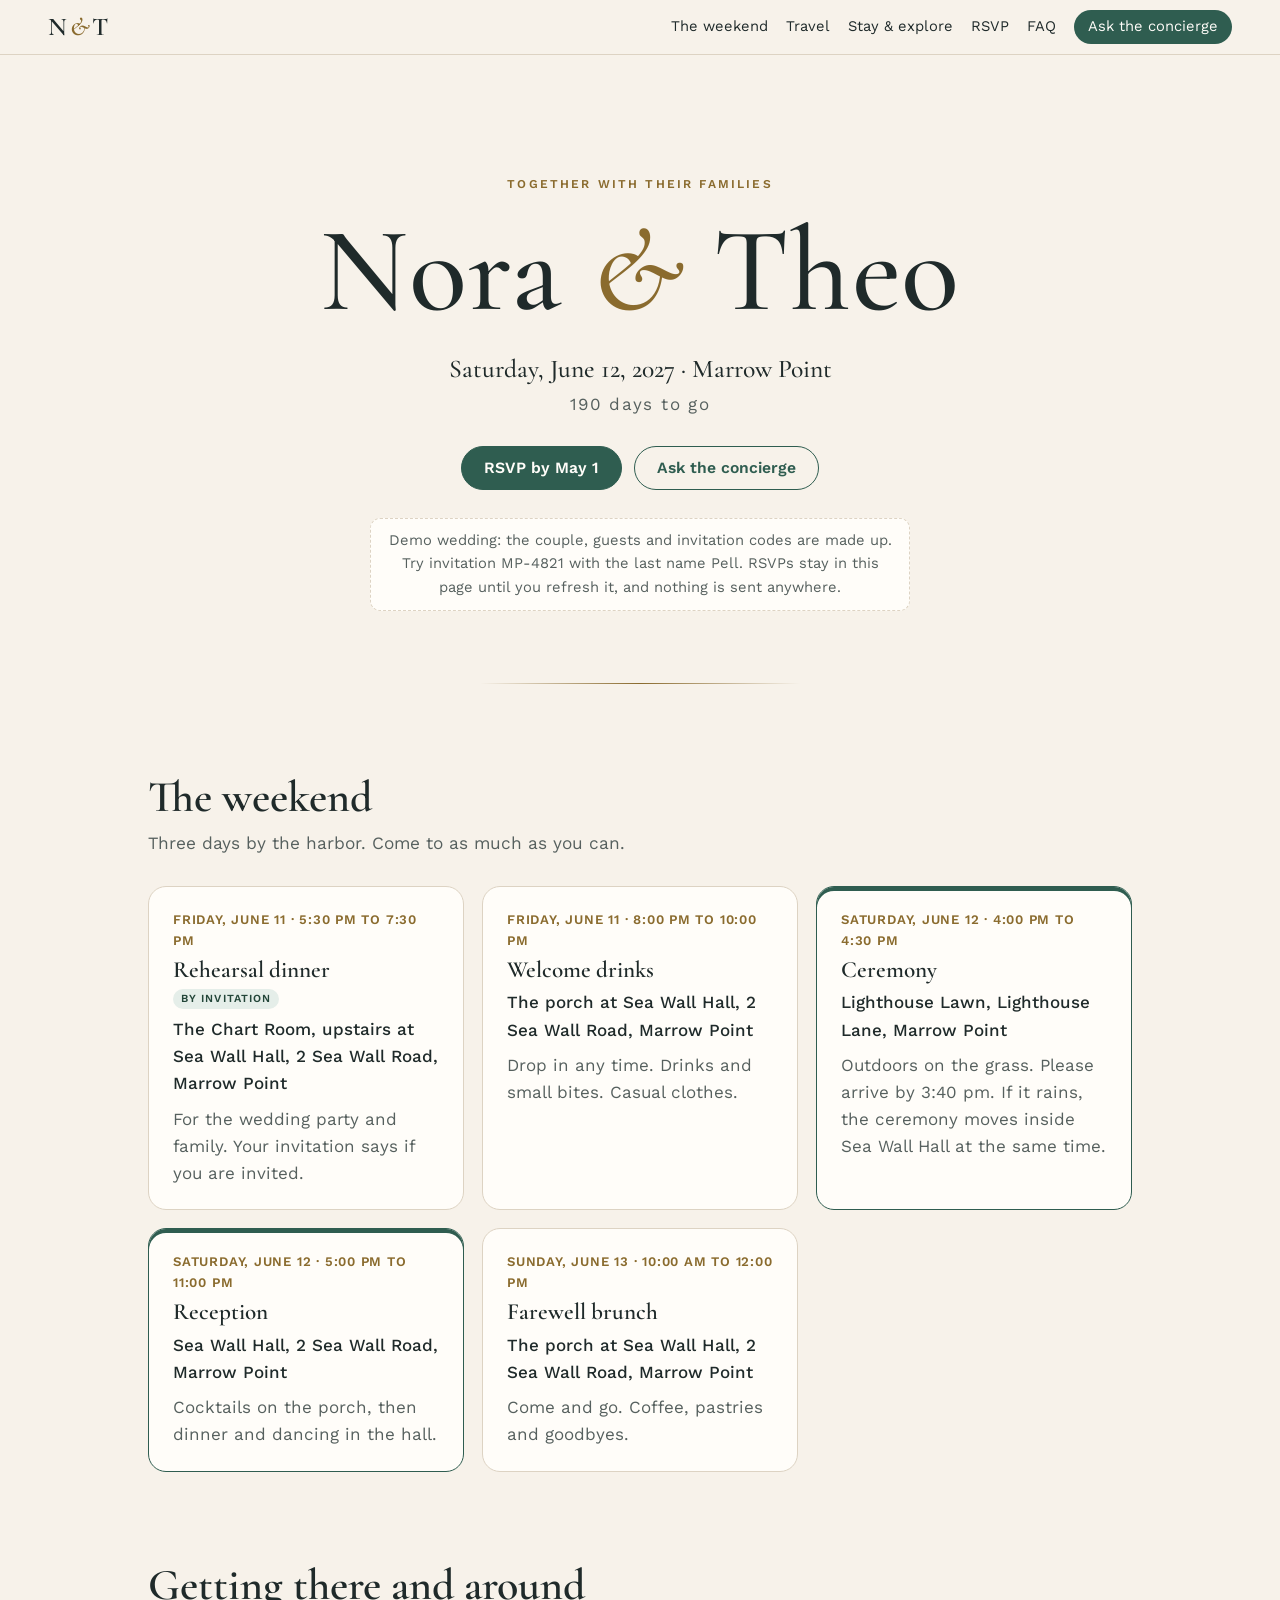
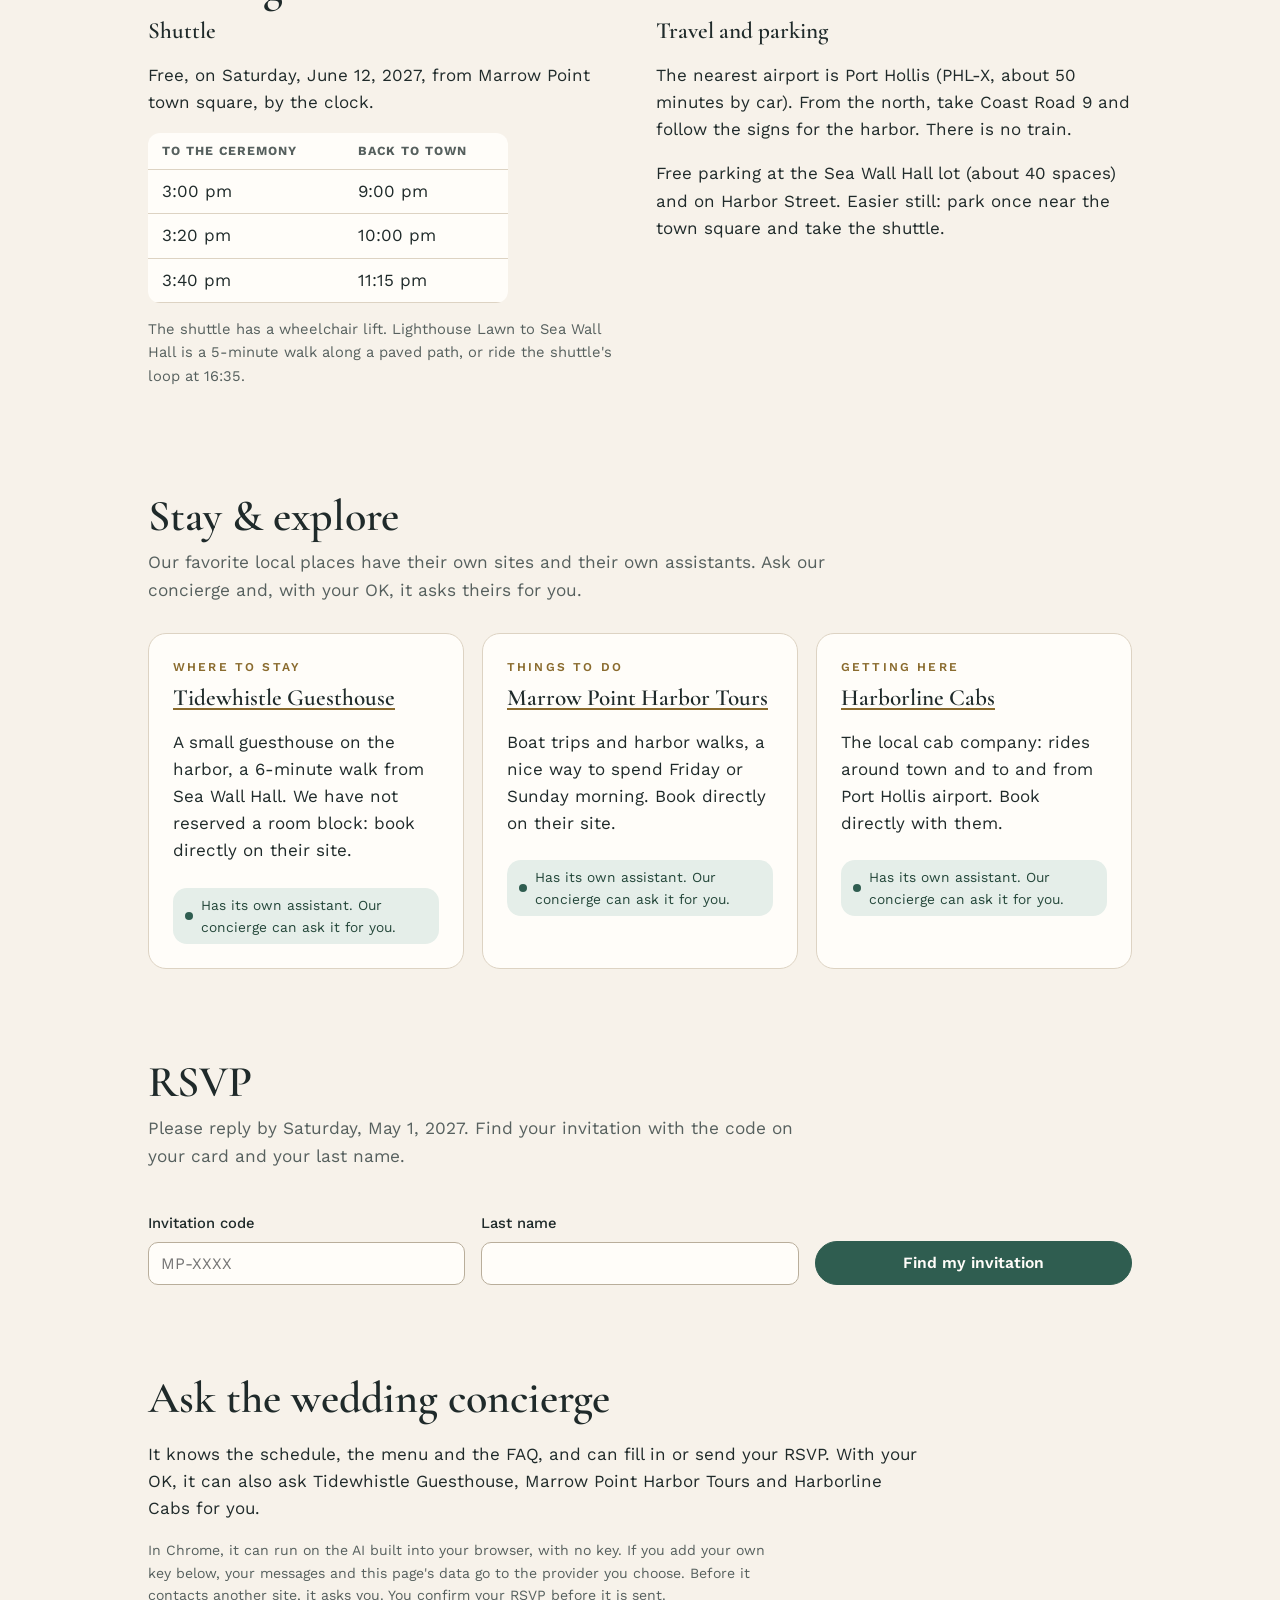
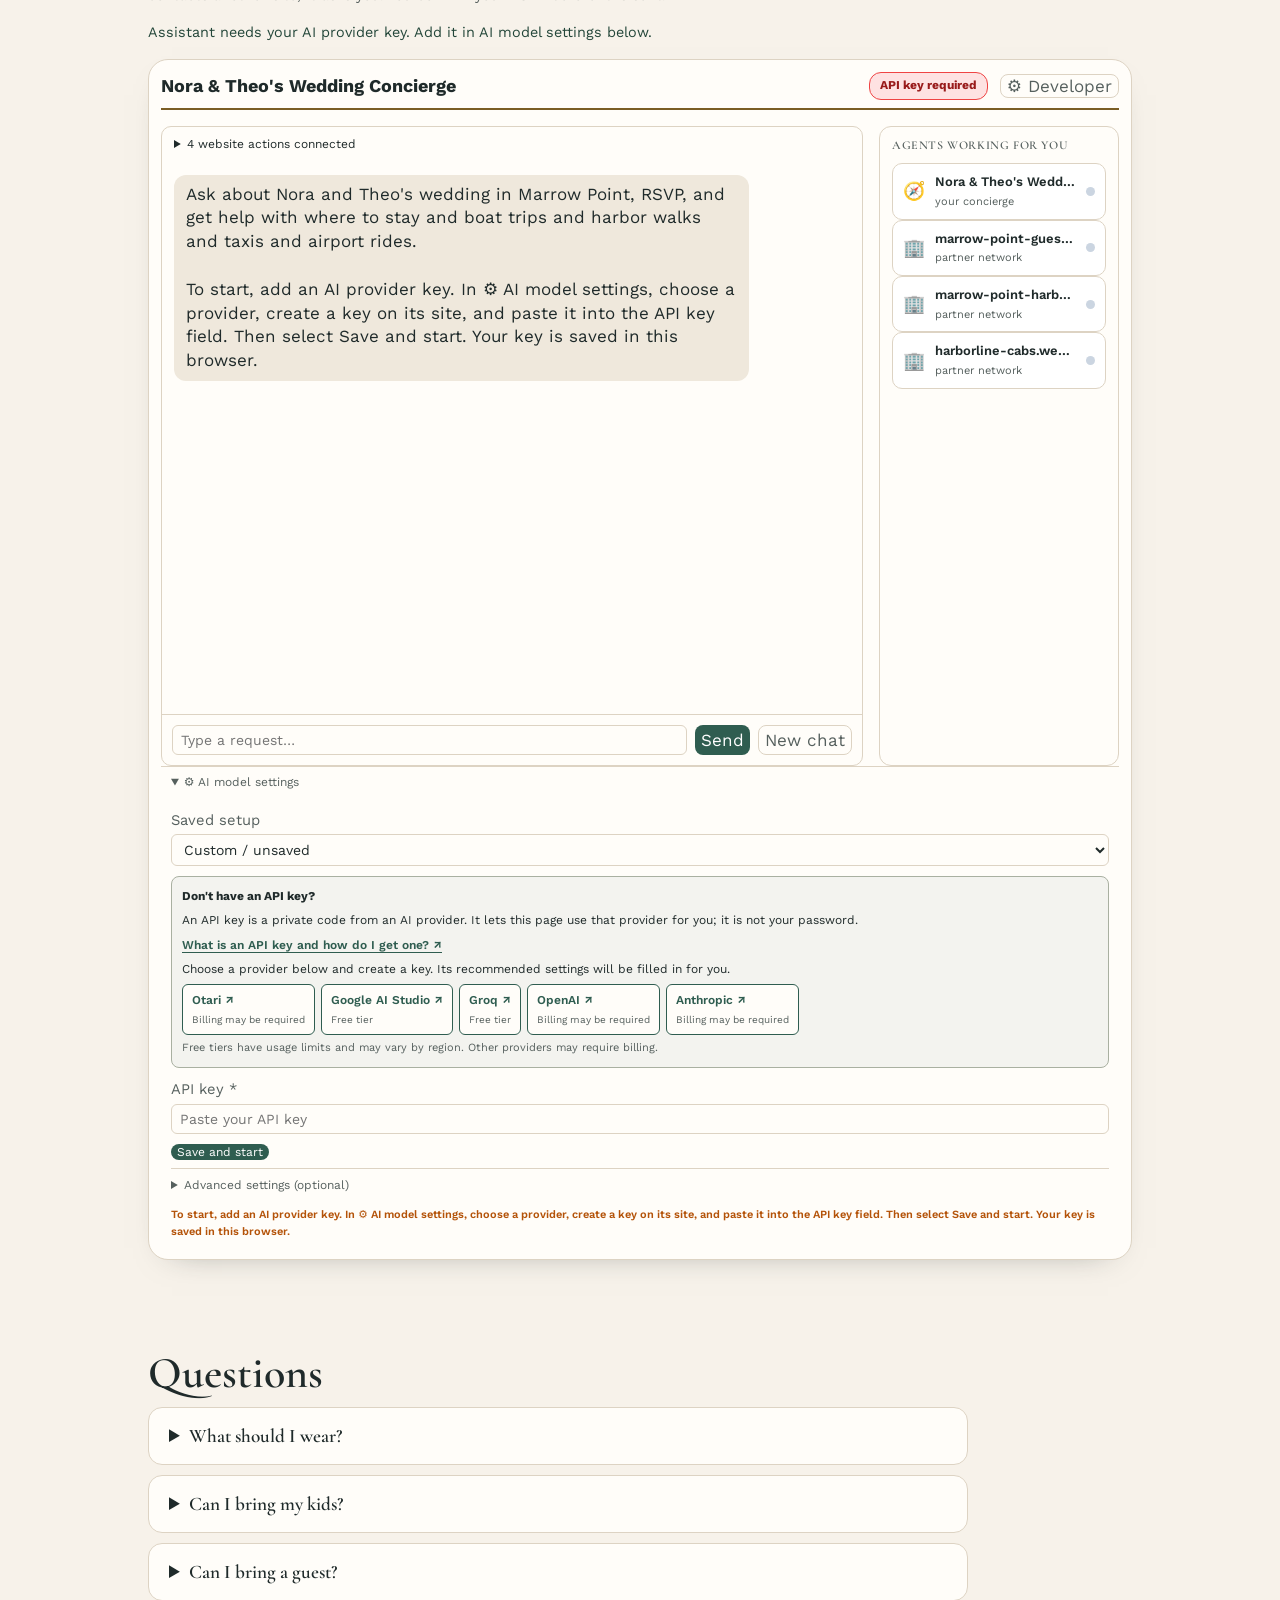
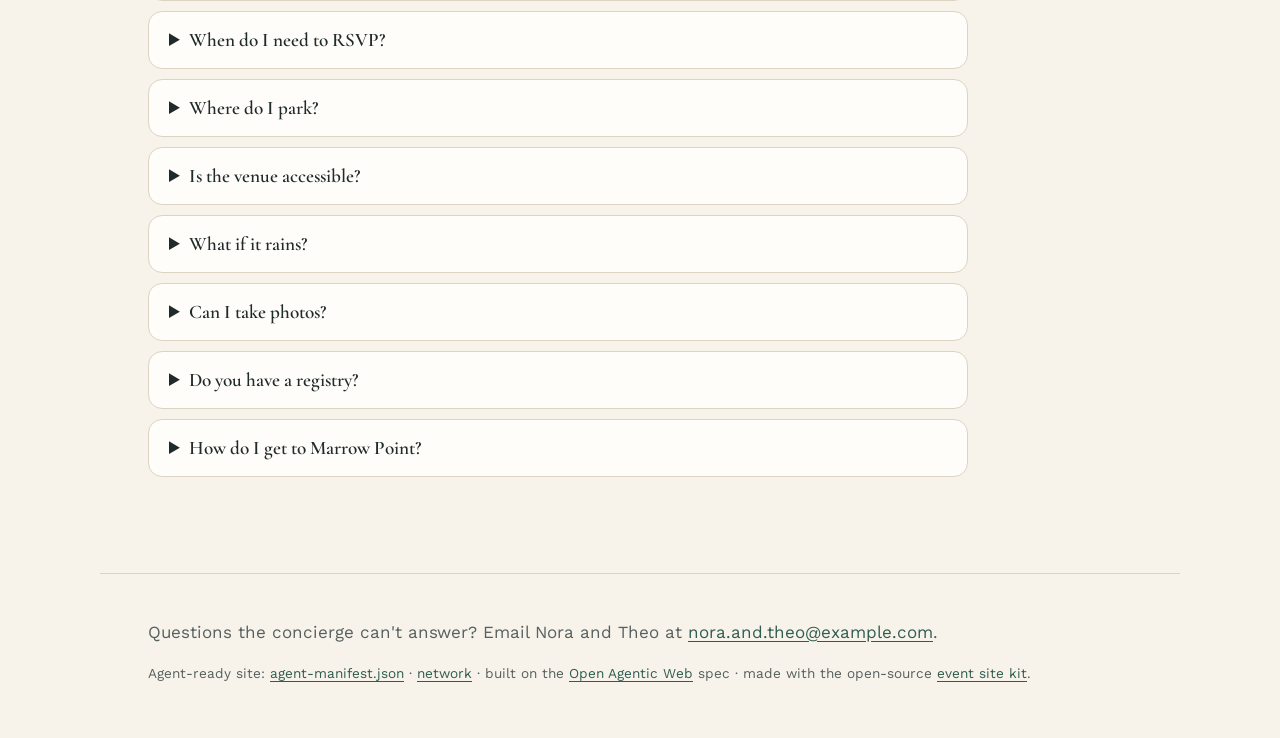
<file: wedding/index.html>
<!doctype html>
<html lang="en">
  <head>
    <meta charset="utf-8">
    <meta name="viewport" content="width=device-width, initial-scale=1">
    <meta name="description" content="Nora and Theo are getting married in Marrow Point on June 12, 2027. The weekend schedule, travel, places to stay, RSVP, and a concierge that answers guests' questions.">
    <title>Nora &amp; Theo · Marrow Point · June 12, 2027</title>
    <link rel="icon" href="favicon.svg" type="image/svg+xml">
    <link rel="preconnect" href="https://fonts.googleapis.com">
    <link rel="preconnect" href="https://fonts.gstatic.com" crossorigin>
    <link rel="stylesheet" href="https://fonts.googleapis.com/css2?family=Cormorant+Garamond:ital,wght@0,500;0,600;1,500&family=Work+Sans:wght@400;500;600&display=swap">
    <link rel="stylesheet" href="styles.css">
    <script type="module" src="js/app.js"></script>
    <script type="module" src="site.js"></script>
  </head>
  <body>
    <a class="skip" href="#main">Skip to content</a>
    <header class="topbar">
      <a class="monogram" id="monogram" href="#top" aria-label="Home">N<span>&amp;</span>T</a>
      <nav aria-label="Main navigation">
        <a href="#weekend" id="nav-schedule">Schedule</a>
        <a href="#travel">Travel</a>
        <a href="#stay" id="nav-stay">Stay &amp; explore</a>
        <a href="#rsvp">RSVP</a>
        <a href="#faq">FAQ</a>
        <a class="nav-ask" href="#assistant">Ask the concierge</a>
      </nav>
    </header>

    <main id="main">
      <section id="top" class="hero" aria-labelledby="names">
        <p class="eyebrow" id="hero-eyebrow">Together with their families</p>
        <h1 id="names">Nora <span class="amp">&amp;</span> Theo</h1>
        <p class="hero-date" id="hero-date">Saturday, June 12, 2027 · Marrow Point</p>
        <p class="hero-count" id="countdown" aria-live="off"></p>
        <div class="hero-actions">
          <a class="button" id="rsvp-cta" href="#rsvp">RSVP</a>
          <a class="button ghost" href="#assistant">Ask the concierge</a>
        </div>
        <p id="demo-note" class="note demo">Demo wedding: the couple, guests and invitation codes are made up.
          Try invitation <strong>MP-4821</strong> with the last name <strong>Pell</strong>.
          RSVPs stay in this page until you refresh it, and nothing is sent anywhere.</p>
      </section>

      <section id="weekend" aria-labelledby="weekend-heading">
        <h2 id="weekend-heading">The weekend</h2>
        <p class="lede" id="weekend-lede"></p>
        <ol id="event-list" class="events"></ol>
        <noscript><p>Please turn on JavaScript to see the schedule and RSVP, or email nora.and.theo@example.com.</p></noscript>
      </section>

      <section id="travel" aria-labelledby="travel-heading">
        <h2 id="travel-heading">Getting there and around</h2>
        <div class="two-col">
          <div id="shuttle-block">
            <h3>Shuttle</h3>
            <div id="shuttle"></div>
          </div>
          <div>
            <h3>Travel and parking</h3>
            <p id="travel-note"></p>
            <p id="parking-note"></p>
          </div>
        </div>
      </section>

      <section id="stay" aria-labelledby="stay-heading">
        <h2 id="stay-heading">Stay &amp; explore</h2>
        <p class="lede" id="partners-note">Our favorite local places have their own sites and their own assistants.
          Ask our concierge and, with your OK, it asks theirs for you.</p>
        <div id="partner-list" class="partners"></div>
      </section>

      <section id="rsvp" aria-labelledby="rsvp-heading">
        <h2 id="rsvp-heading">RSVP</h2>
        <p class="lede" id="rsvp-deadline"></p>
        <form id="find-form" class="find" novalidate>
          <div class="field">
            <label for="find-code">Invitation code</label>
            <input id="find-code" autocomplete="off" maxlength="12" placeholder="Code" required>
          </div>
          <div class="field">
            <label for="find-lastName">Last name</label>
            <input id="find-lastName" autocomplete="family-name" maxlength="60" required>
          </div>
          <div class="field">
            <button type="submit">Find my invitation</button>
          </div>
        </form>
        <p id="find-error" class="error" role="alert"></p>
        <form id="rsvp-form" class="panel" novalidate hidden>
          <h3 id="rsvp-party"></h3>
          <p id="rsvp-current" class="note"></p>
          <div id="rsvp-guests"></div>
          <fieldset id="rsvp-plusone" hidden>
            <legend>Your guest</legend>
            <div class="field-row">
              <div class="field">
                <label for="plusone-name">Guest's full name (leave blank if you're coming alone)</label>
                <input id="plusone-name" maxlength="80" autocomplete="off">
              </div>
              <div class="field">
                <label for="plusone-meal">Dinner</label>
                <select id="plusone-meal"></select>
              </div>
            </div>
          </fieldset>
          <fieldset id="rsvp-events">
            <legend>Join us for more</legend>
            <div id="rsvp-event-boxes"></div>
          </fieldset>
          <label class="check" id="rsvp-shuttle-row"><input id="rsvp-shuttle" type="checkbox"> Save us seats on the shuttle</label>
          <label for="rsvp-notes">Notes for the couple (allergies, access needs, song requests)</label>
          <textarea id="rsvp-notes" rows="3" maxlength="400"></textarea>
          <p id="rsvp-error" class="error" role="alert"></p>
          <button type="submit">Send RSVP</button>
        </form>
        <div id="rsvp-confirmation" class="confirmation" tabindex="-1" hidden></div>
      </section>

      <section id="assistant" class="assistant" aria-labelledby="assistant-heading">
        <h2 id="assistant-heading">Ask the concierge</h2>
        <p id="assistant-intro">It knows the schedule, the menu and the FAQ, and can fill in or send your RSVP.</p>
        <p class="assistant-note">In Chrome, it can run on the AI built into your browser, with no key. If you add your own key below, your messages and this page's data go to the provider you choose. Before it contacts another site, it asks you. You confirm your RSVP before it is sent.</p>
        <p id="ondevice" class="ondevice" hidden></p>
        <p id="assistant-status" role="status">Connecting the assistant… If this message stays, the assistant could not load. You can still use the page directly.</p>
        <div id="agent-app">
          <div data-ns-slot="header"></div>
          <div class="assistant-panels">
            <div data-ns-slot="chat"></div>
            <div data-ns-slot="agents"></div>
          </div>
          <div data-ns-slot="settings"></div>
        </div>
      </section>

      <section id="faq" aria-labelledby="faq-heading">
        <h2 id="faq-heading">Questions</h2>
        <div id="faq-list" class="faq"></div>
      </section>
      <p id="status" class="visually-hidden" role="status" aria-live="polite"></p>
    </main>
    <footer>
      <p id="contact">Questions the concierge can't answer? Email Nora and Theo at
        <a href="mailto:nora.and.theo@example.com">nora.and.theo@example.com</a>.</p>
      <p class="small">Agent-ready site: <a href="agent-manifest.json">agent-manifest.json</a> ·
        <a id="network-link" href="marrow_point_wedding.network.json">network</a> · built on the
        <a href="https://github.com/cognizant-ai-labs/agentic-web">Open Agentic Web</a> spec ·
        made with the open-source <a href="https://github.com/medwards22411/marrow-point-wedding/tree/main/kit">event site kit</a>.</p>
    </footer>
  </body>
</html>
</file>
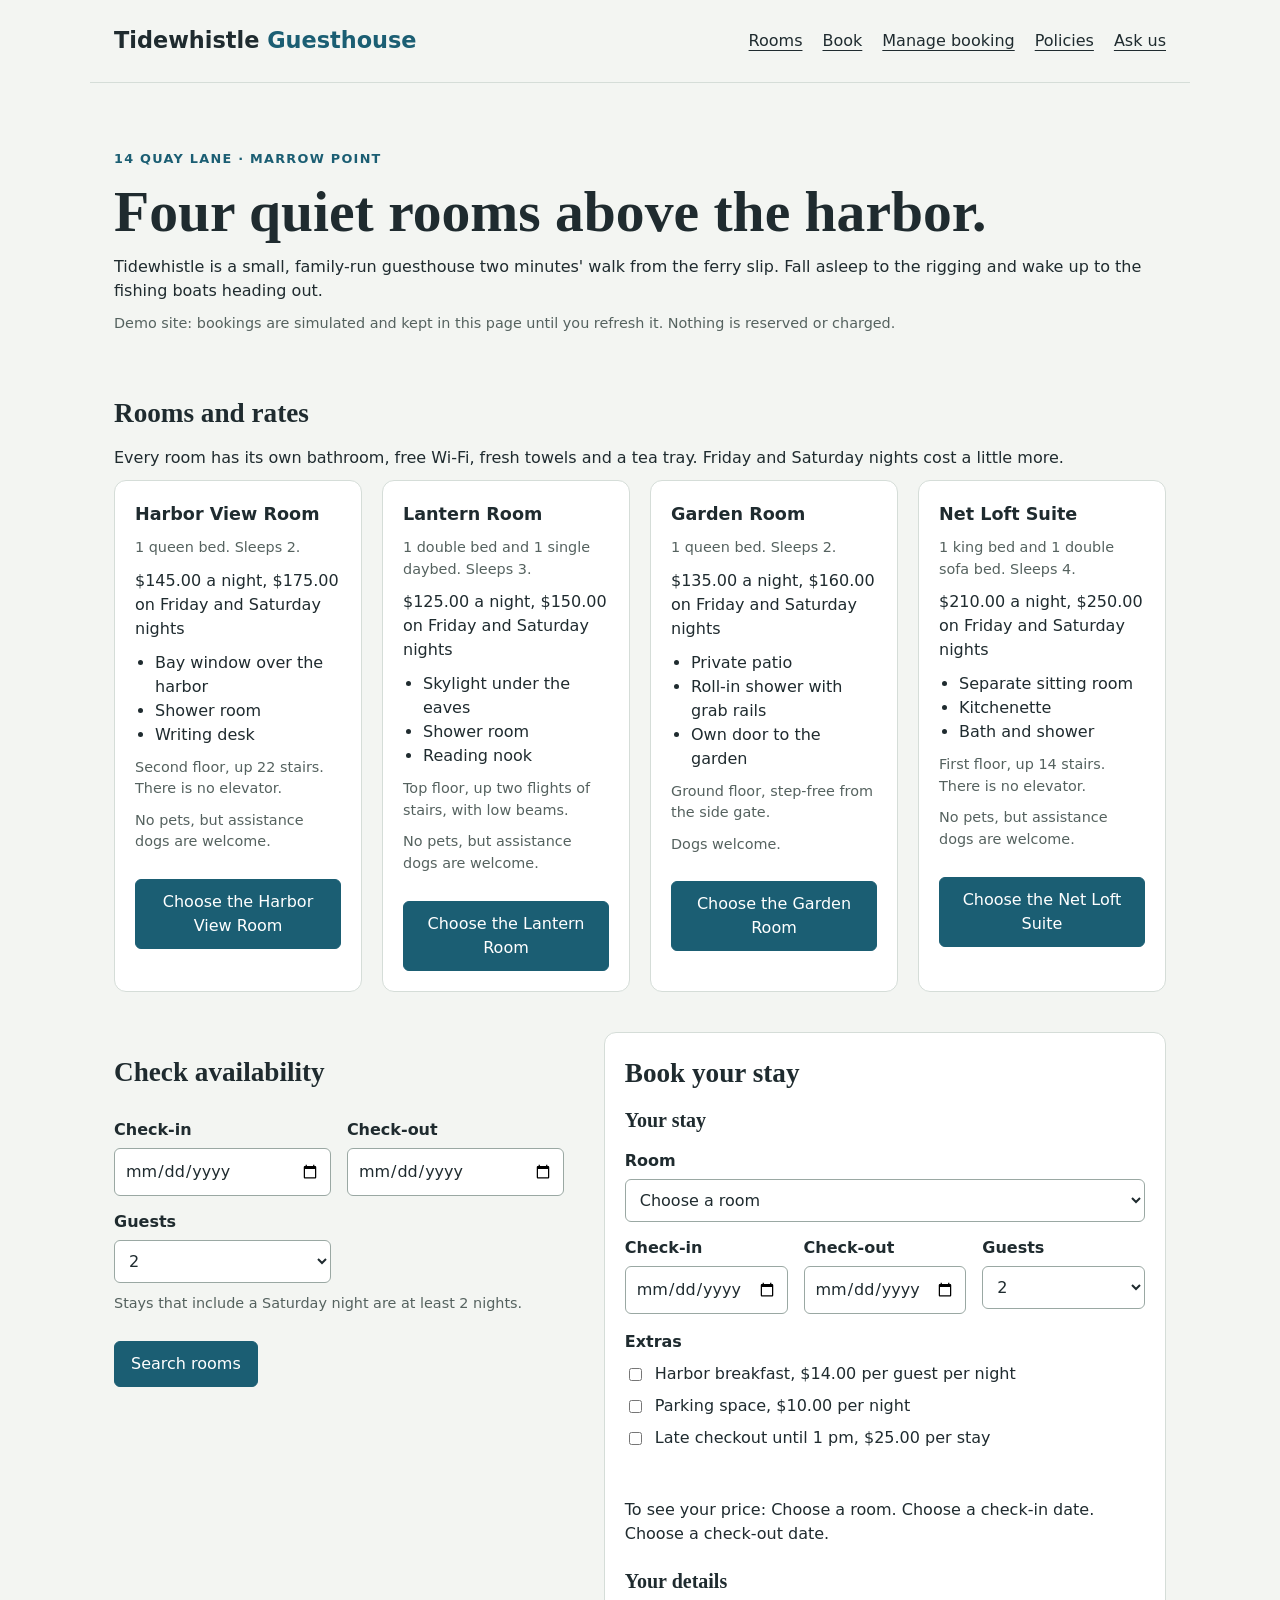
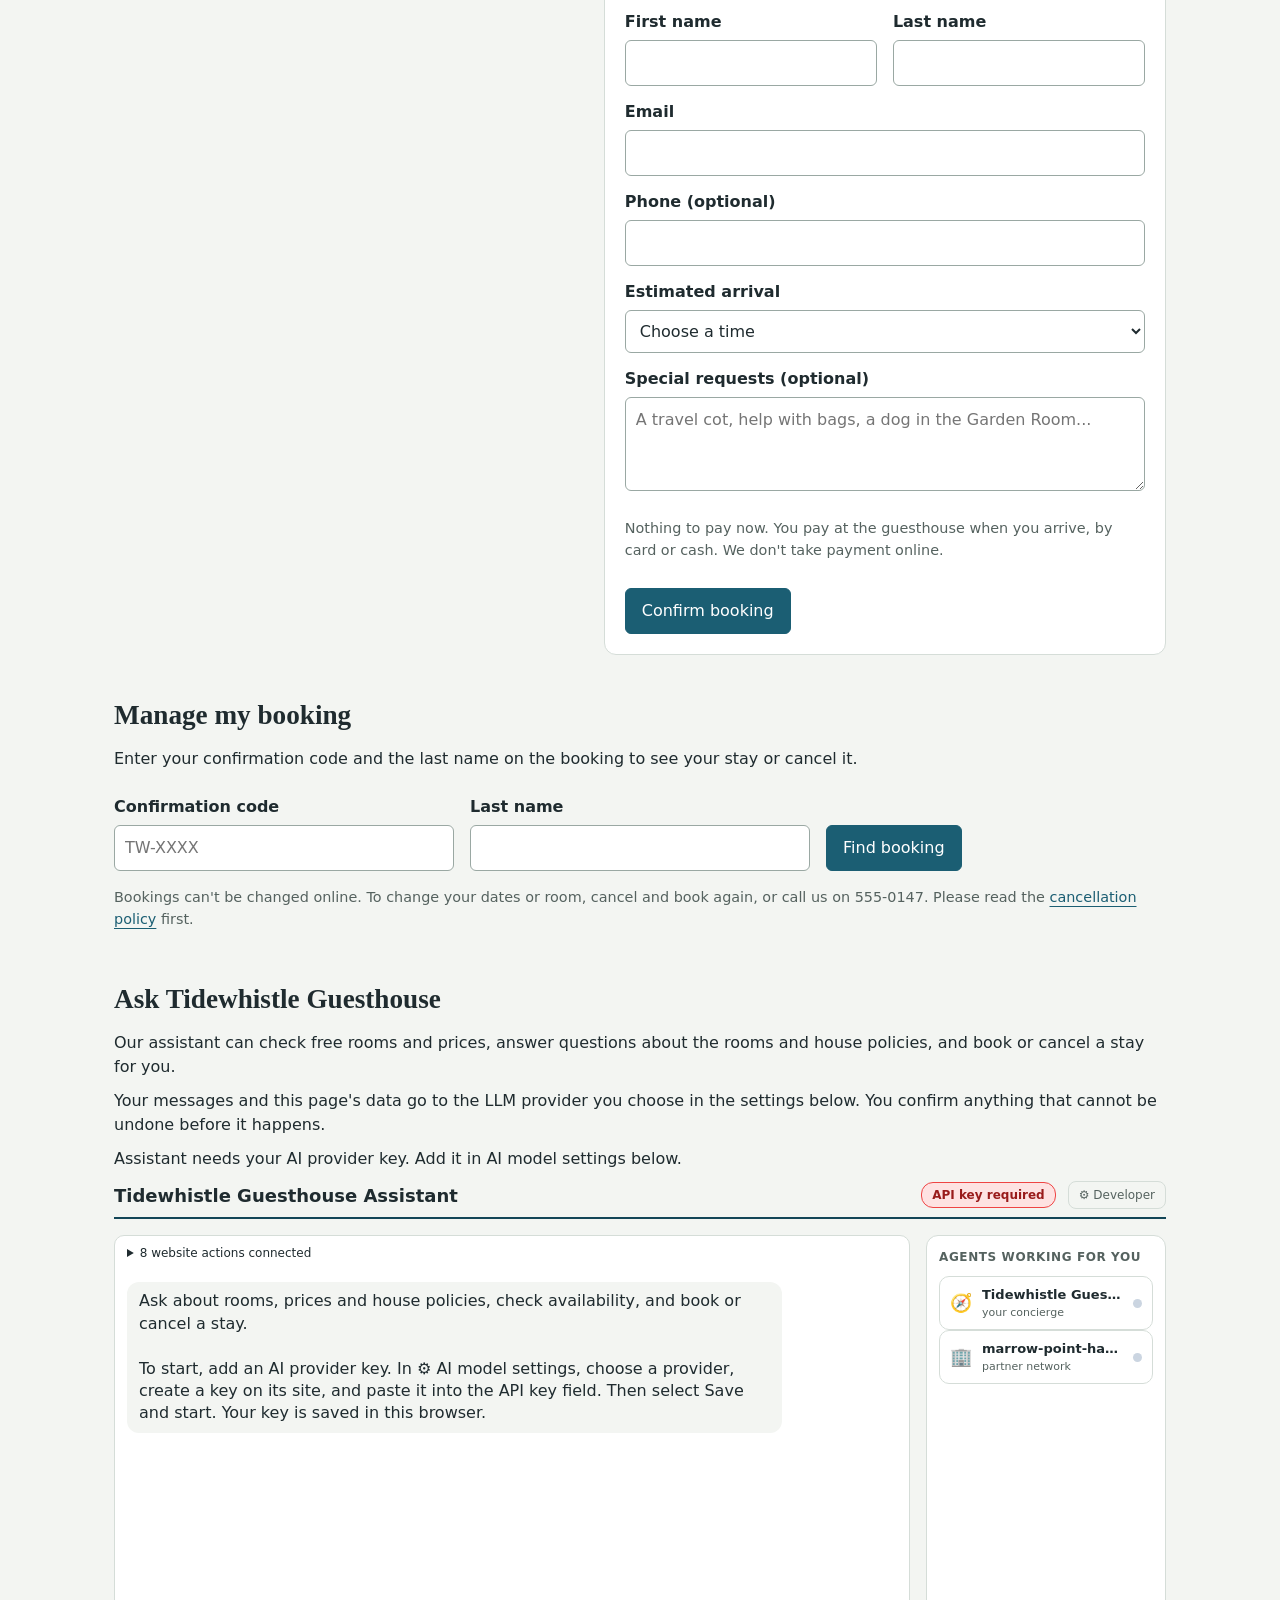
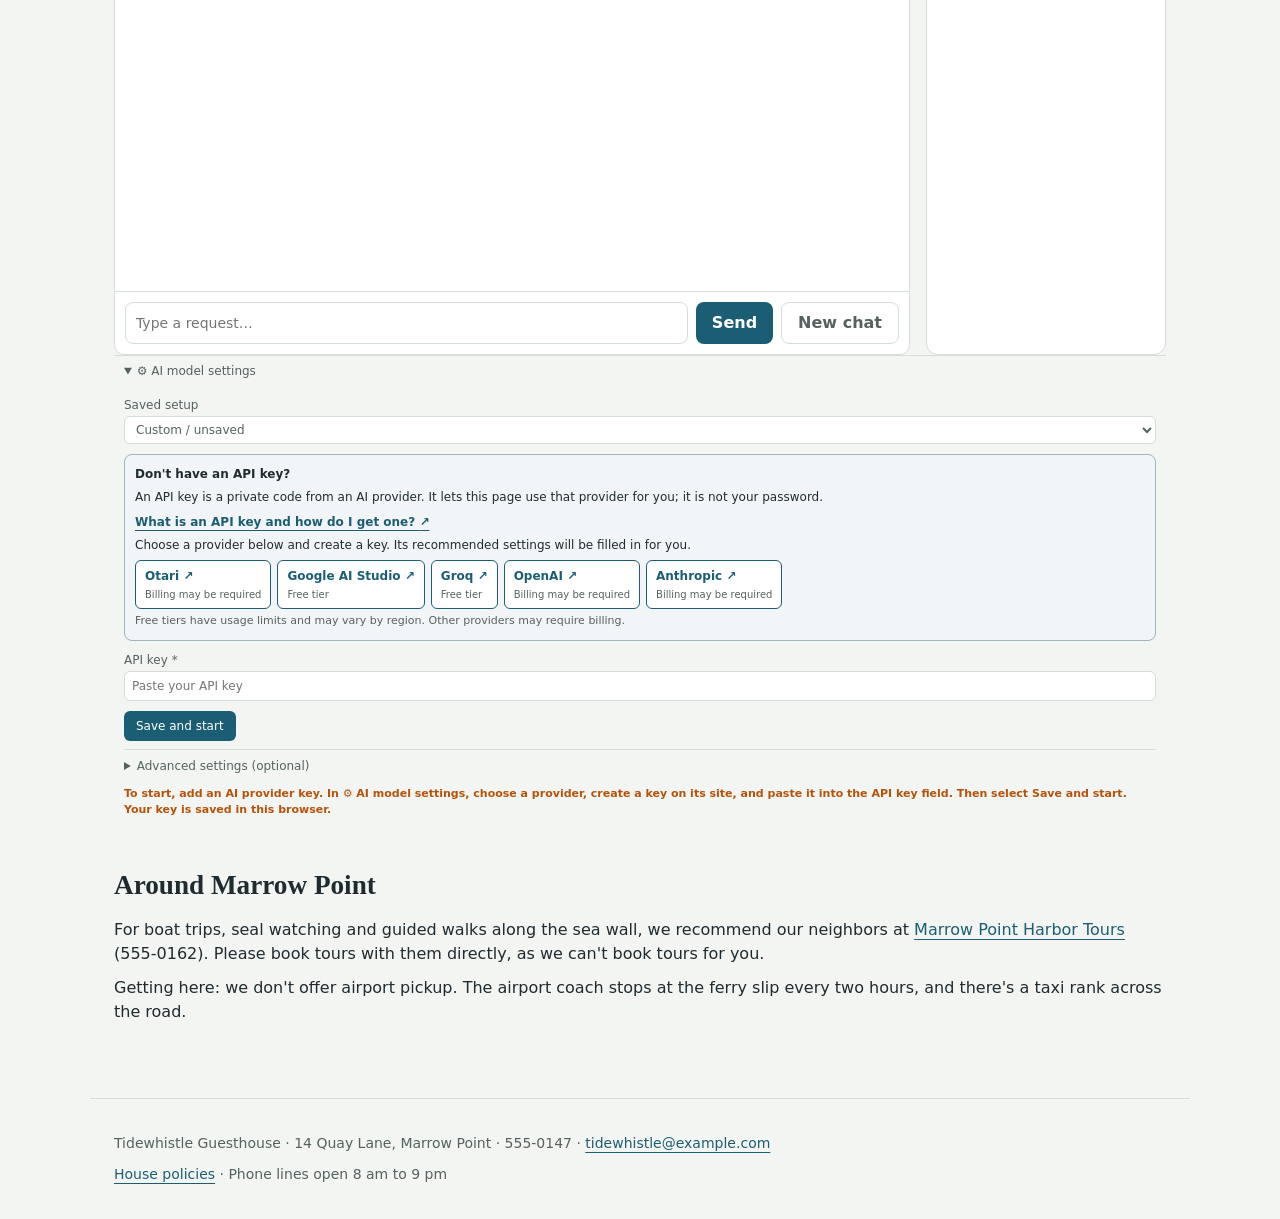
<file: partners/guesthouse/index.html>
<!doctype html>
<html lang="en">
  <head>
    <meta charset="utf-8">
    <meta name="viewport" content="width=device-width, initial-scale=1">
    <meta name="description" content="Tidewhistle Guesthouse has four rooms above the harbor in Marrow Point. Check availability and book your stay.">
    <title>Tidewhistle Guesthouse · Marrow Point</title>
    <link rel="icon" href="favicon.svg" type="image/svg+xml">
    <link rel="stylesheet" href="styles.css">
    <script type="module" src="js/app.js"></script>
    <script type="module" src="site.js"></script>
  </head>
  <body>
    <header>
      <a class="brand" href="index.html">Tidewhistle <span>Guesthouse</span></a>
      <nav aria-label="Main navigation">
        <a href="#rooms">Rooms</a>
        <a href="#availability">Book</a>
        <a href="#manage">Manage booking</a>
        <a href="policies.html">Policies</a>
        <a href="#assistant">Ask us</a>
      </nav>
    </header>
    <main>
      <section class="intro" aria-labelledby="welcome">
        <p class="eyebrow">14 Quay Lane · Marrow Point</p>
        <h1 id="welcome">Four quiet rooms above the harbor.</h1>
        <p id="about">Tidewhistle is a small, family-run guesthouse two minutes' walk from the ferry slip.
          Fall asleep to the rigging and wake up to the fishing boats heading out.</p>
        <p id="demo-note" class="note">Demo site: bookings are simulated and kept in this page until you refresh it.
          Nothing is reserved or charged.</p>
      </section>

      <section id="rooms" aria-labelledby="rooms-heading">
        <h2 id="rooms-heading">Rooms and rates</h2>
        <p id="rooms-note">Every room has its own bathroom, free Wi-Fi, fresh towels and a tea tray.
          Friday and Saturday nights cost a little more.</p>
        <div id="room-list" class="room-list"></div>
        <noscript><p>Please turn on JavaScript to see our rooms and book, or call us on 555-0147.</p></noscript>
      </section>

      <div class="booking-layout">
        <section id="availability" aria-labelledby="availability-heading">
          <h2 id="availability-heading">Check availability</h2>
          <form id="search-form" novalidate>
            <div class="field-row">
              <div class="field">
                <label for="search-checkIn">Check-in</label>
                <input id="search-checkIn" type="date" required>
              </div>
              <div class="field">
                <label for="search-checkOut">Check-out</label>
                <input id="search-checkOut" type="date" required>
              </div>
              <div class="field">
                <label for="search-guests">Guests</label>
                <select id="search-guests">
                  <option>1</option>
                  <option selected>2</option>
                  <option>3</option>
                  <option>4</option>
                </select>
              </div>
            </div>
            <p class="note">Stays that include a Saturday night are at least 2 nights.</p>
            <button type="submit">Search rooms</button>
          </form>
          <ul id="search-results" class="results"></ul>
        </section>

        <section id="booking" class="panel" aria-labelledby="booking-heading">
          <h2 id="booking-heading">Book your stay</h2>
          <form id="booking-form" novalidate>
            <fieldset id="stay-fields">
              <legend>Your stay</legend>
              <label for="book-roomId">Room</label>
              <select id="book-roomId" required>
                <option value="">Choose a room</option>
              </select>
              <div class="field-row">
                <div class="field">
                  <label for="book-checkIn">Check-in</label>
                  <input id="book-checkIn" type="date" required>
                </div>
                <div class="field">
                  <label for="book-checkOut">Check-out</label>
                  <input id="book-checkOut" type="date" required>
                </div>
                <div class="field">
                  <label for="book-guests">Guests</label>
                  <select id="book-guests">
                    <option>1</option>
                    <option selected>2</option>
                    <option>3</option>
                    <option>4</option>
                  </select>
                </div>
              </div>
              <fieldset id="book-extras" class="extras" tabindex="-1">
                <legend>Extras</legend>
              </fieldset>
            </fieldset>
            <div id="quote" class="quote"></div>
            <fieldset>
              <legend>Your details</legend>
              <div class="field-row">
                <div class="field">
                  <label for="book-firstName">First name</label>
                  <input id="book-firstName" autocomplete="given-name" maxlength="60" required>
                </div>
                <div class="field">
                  <label for="book-lastName">Last name</label>
                  <input id="book-lastName" autocomplete="family-name" maxlength="60" required>
                </div>
              </div>
              <label for="book-email">Email</label>
              <input id="book-email" type="email" autocomplete="email" maxlength="120" required>
              <label for="book-phone">Phone (optional)</label>
              <input id="book-phone" type="tel" autocomplete="tel" maxlength="20">
              <label for="book-arrival">Estimated arrival</label>
              <select id="book-arrival" required>
                <option value="">Choose a time</option>
              </select>
              <label for="book-requests">Special requests (optional)</label>
              <textarea id="book-requests" rows="3" maxlength="500"
                placeholder="A travel cot, help with bags, a dog in the Garden Room..."></textarea>
            </fieldset>
            <p id="payment-note" class="note">Nothing to pay now. You pay at the guesthouse when you arrive, by card or cash.
              We don't take payment online.</p>
            <button type="submit">Confirm booking</button>
          </form>
          <div id="confirmation" class="confirmation" tabindex="-1" hidden></div>
        </section>
      </div>

      <section id="manage" aria-labelledby="manage-heading">
        <h2 id="manage-heading">Manage my booking</h2>
        <p>Enter your confirmation code and the last name on the booking to see your stay or cancel it.</p>
        <form id="manage-form" class="field-row" novalidate>
          <div class="field">
            <label for="manage-code">Confirmation code</label>
            <input id="manage-code" autocomplete="off" maxlength="12" placeholder="TW-XXXX" required>
          </div>
          <div class="field">
            <label for="manage-lastName">Last name</label>
            <input id="manage-lastName" autocomplete="family-name" maxlength="60" required>
          </div>
          <div class="field">
            <button type="submit">Find booking</button>
          </div>
        </form>
        <div id="manage-result" class="manage-result" tabindex="-1"></div>
        <p id="changes-note" class="note">Bookings can't be changed online. To change your dates or room, cancel and book again,
          or call us on 555-0147. Please read the <a href="policies.html#cancellation">cancellation policy</a> first.</p>
      </section>

      <section id="assistant" class="assistant" aria-labelledby="assistant-heading">
        <h2 id="assistant-heading">Ask Tidewhistle Guesthouse</h2>
        <p>Our assistant can check free rooms and prices, answer questions about the rooms and house policies,
          and book or cancel a stay for you.</p>
        <p class="assistant-note">Your messages and this page's data go to the LLM provider you choose in the settings below. You confirm anything that cannot be undone before it happens.</p>
        <p id="assistant-status" role="status">Connecting the assistant… If this message stays, the assistant could not load. You can still use the page directly.</p>
        <div id="agent-app">
          <div data-ns-slot="header"></div>
          <div class="assistant-panels">
            <div data-ns-slot="chat"></div>
            <div data-ns-slot="agents"></div>
          </div>
          <div data-ns-slot="settings"></div>
        </div>
      </section>

      <section id="around" aria-labelledby="around-heading">
        <h2 id="around-heading">Around Marrow Point</h2>
        <p id="tours-note">For boat trips, seal watching and guided walks along the sea wall, we recommend our neighbors at
          <a href="https://marrow-point-harbor-tours.web.app/">Marrow Point Harbor Tours</a> (555-0162).
          Please book tours with them directly, as we can't book tours for you.</p>
        <p id="travel-note">Getting here: we don't offer airport pickup. The airport coach stops at the ferry slip every two hours,
          and there's a taxi rank across the road.</p>
      </section>
      <p id="status" class="visually-hidden" role="status" aria-live="polite"></p>
    </main>
    <footer>
      <p id="contact">Tidewhistle Guesthouse · 14 Quay Lane, Marrow Point · 555-0147 ·
        <a href="mailto:tidewhistle@example.com">tidewhistle@example.com</a></p>
      <p id="phone-hours"><a href="policies.html">House policies</a> · Phone lines open 8 am to 9 pm</p>
    </footer>
  </body>
</html>
</file>
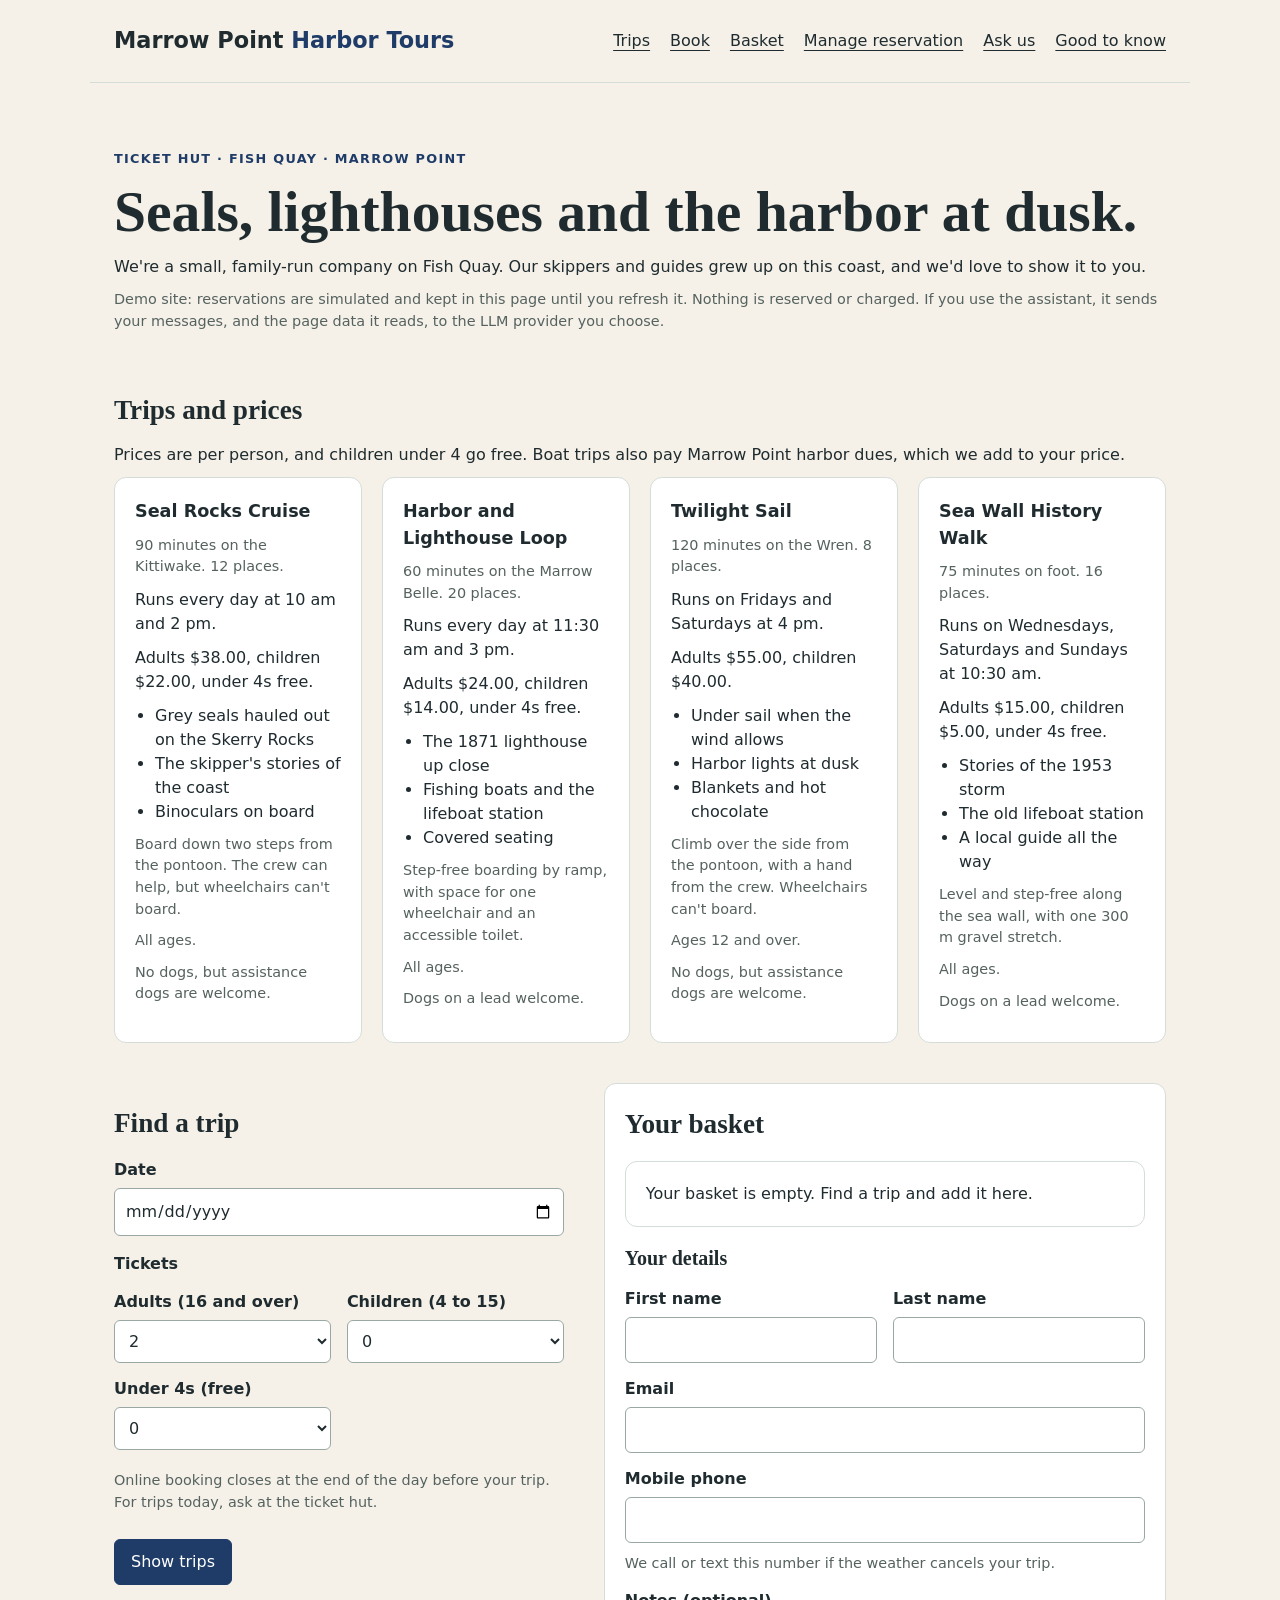
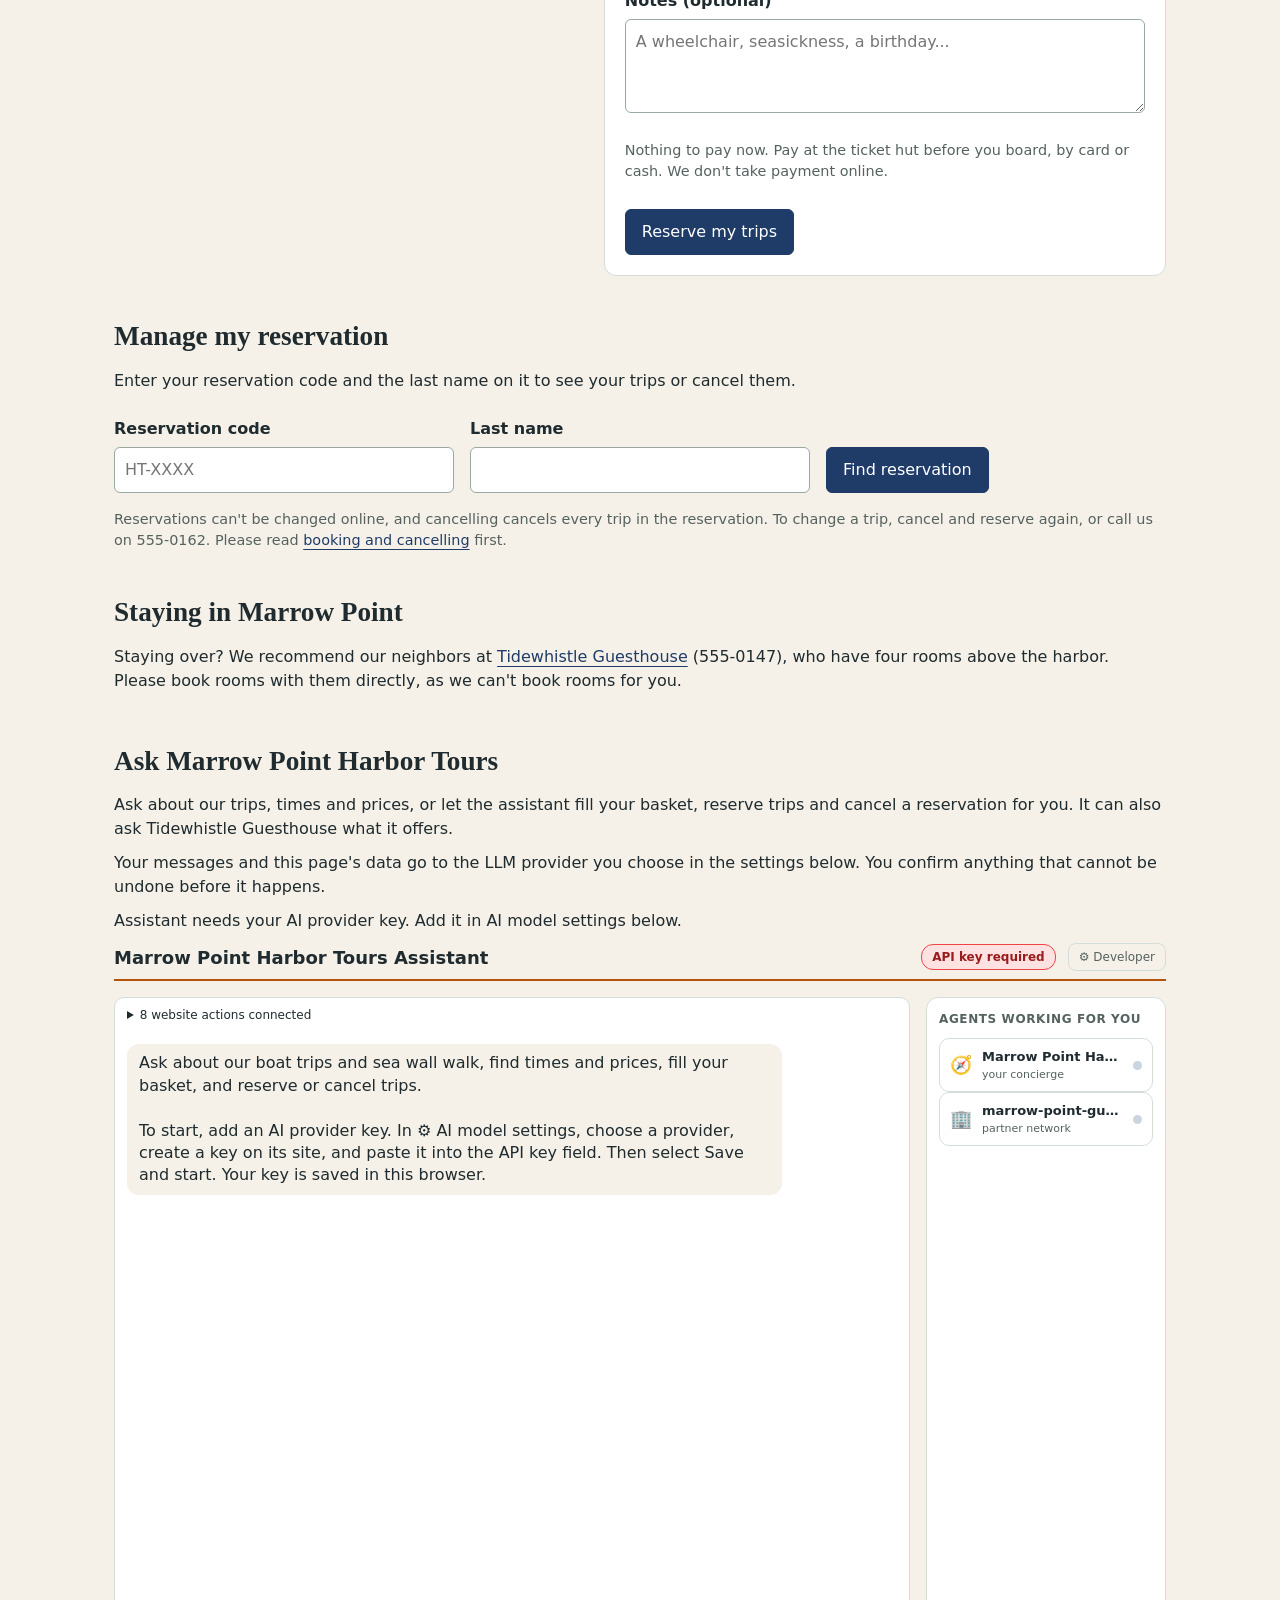
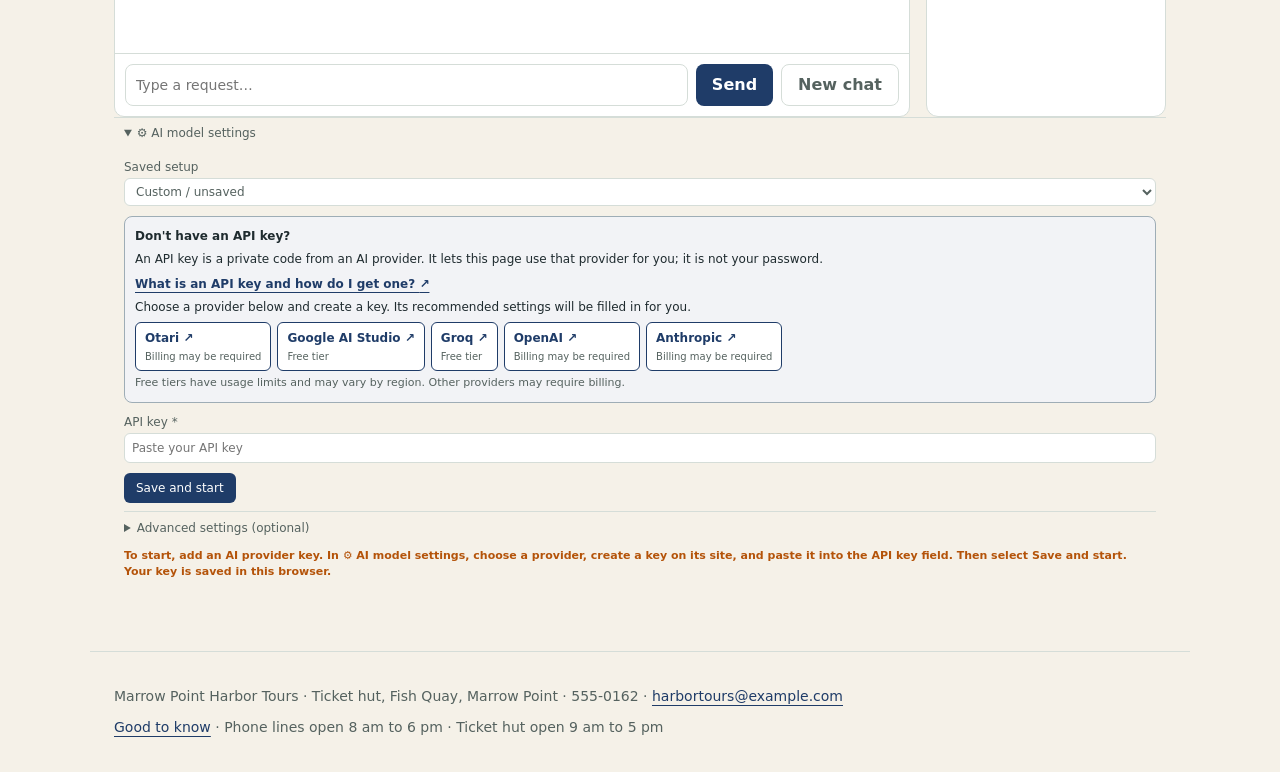
<file: partners/harbor-tours/index.html>
<!doctype html>
<html lang="en">
  <head>
    <meta charset="utf-8">
    <meta name="viewport" content="width=device-width, initial-scale=1">
    <meta name="description" content="Seal-watching cruises, harbor trips, an evening sail and a sea wall walk from Fish Quay in Marrow Point. See times and prices and reserve places.">
    <title>Marrow Point Harbor Tours · Boat trips and walks</title>
    <link rel="icon" href="favicon.svg" type="image/svg+xml">
    <link rel="stylesheet" href="styles.css">
    <script type="module" src="js/app.js"></script>
    <script type="module" src="site.js"></script>
  </head>
  <body>
    <header>
      <a class="brand" href="index.html">Marrow Point <span>Harbor Tours</span></a>
      <nav aria-label="Main navigation">
        <a href="#trips">Trips</a>
        <a href="#find">Book</a>
        <a href="#basket">Basket</a>
        <a href="#manage">Manage reservation</a>
        <a href="#assistant">Ask us</a>
        <a href="policies.html">Good to know</a>
      </nav>
    </header>
    <main>
      <section class="intro" aria-labelledby="welcome">
        <p class="eyebrow">Ticket hut · Fish Quay · Marrow Point</p>
        <h1 id="welcome">Seals, lighthouses and the harbor at dusk.</h1>
        <p>We're a small, family-run company on Fish Quay. Our skippers and guides grew up on this coast,
          and we'd love to show it to you.</p>
        <p id="demo-note" class="note">Demo site: reservations are simulated and kept in this page until you refresh it.
          Nothing is reserved or charged. If you use the assistant, it sends your messages, and the page data it
          reads, to the LLM provider you choose.</p>
      </section>

      <section id="trips" aria-labelledby="trips-heading">
        <h2 id="trips-heading">Trips and prices</h2>
        <p id="prices-note">Prices are per person, and children under 4 go free. Boat trips also pay Marrow Point harbor dues,
          which we add to your price.</p>
        <div id="tour-list" class="tour-list"></div>
        <noscript><p>Please turn on JavaScript to see our trips and reserve, or call us on 555-0162.</p></noscript>
      </section>

      <div class="booking-layout">
        <section id="find" aria-labelledby="find-heading">
          <h2 id="find-heading">Find a trip</h2>
          <form id="find-form" novalidate>
            <label for="find-date">Date</label>
            <input id="find-date" type="date" required>
            <fieldset id="find-tickets" class="tickets" tabindex="-1">
              <legend>Tickets</legend>
              <div class="field-row">
                <div class="field">
                  <label for="find-adults">Adults (16 and over)</label>
                  <select id="find-adults"></select>
                </div>
                <div class="field">
                  <label for="find-children">Children (4 to 15)</label>
                  <select id="find-children"></select>
                </div>
                <div class="field">
                  <label for="find-under4s">Under 4s (free)</label>
                  <select id="find-under4s"></select>
                </div>
              </div>
            </fieldset>
            <p id="booking-note" class="note">Online booking closes at the end of the day before your trip.
              For trips today, ask at the ticket hut.</p>
            <button type="submit">Show trips</button>
          </form>
          <ul id="departure-list" class="results"></ul>
        </section>

        <section id="basket" class="panel" aria-labelledby="basket-heading">
          <h2 id="basket-heading">Your basket</h2>
          <ul id="reserve-basket" class="basket" tabindex="-1"></ul>
          <p id="basket-total"></p>
          <form id="reserve-form" novalidate>
            <fieldset>
              <legend>Your details</legend>
              <div class="field-row">
                <div class="field">
                  <label for="reserve-firstName">First name</label>
                  <input id="reserve-firstName" autocomplete="given-name" maxlength="60" required>
                </div>
                <div class="field">
                  <label for="reserve-lastName">Last name</label>
                  <input id="reserve-lastName" autocomplete="family-name" maxlength="60" required>
                </div>
              </div>
              <label for="reserve-email">Email</label>
              <input id="reserve-email" type="email" autocomplete="email" maxlength="120" required>
              <label for="reserve-phone">Mobile phone</label>
              <input id="reserve-phone" type="tel" autocomplete="tel" maxlength="20" required>
              <p id="phone-note" class="note">We call or text this number if the weather cancels your trip.</p>
              <label for="reserve-notes">Notes (optional)</label>
              <textarea id="reserve-notes" rows="3" maxlength="300"
                placeholder="A wheelchair, seasickness, a birthday..."></textarea>
            </fieldset>
            <p id="payment-note" class="note">Nothing to pay now. Pay at the ticket hut before you board, by card or cash.
              We don't take payment online.</p>
            <button type="submit">Reserve my trips</button>
          </form>
          <div id="confirmation" class="confirmation" tabindex="-1" hidden></div>
        </section>
      </div>

      <section id="manage" aria-labelledby="manage-heading">
        <h2 id="manage-heading">Manage my reservation</h2>
        <p>Enter your reservation code and the last name on it to see your trips or cancel them.</p>
        <form id="manage-form" class="field-row" novalidate>
          <div class="field">
            <label for="manage-code">Reservation code</label>
            <input id="manage-code" autocomplete="off" maxlength="12" placeholder="HT-XXXX" required>
          </div>
          <div class="field">
            <label for="manage-lastName">Last name</label>
            <input id="manage-lastName" autocomplete="family-name" maxlength="60" required>
          </div>
          <div class="field">
            <button type="submit">Find reservation</button>
          </div>
        </form>
        <div id="manage-result" class="manage-result" tabindex="-1"></div>
        <p id="manage-note" class="note">Reservations can't be changed online, and cancelling cancels every trip in the reservation.
          To change a trip, cancel and reserve again, or call us on 555-0162.
          Please read <a href="policies.html#booking">booking and cancelling</a> first.</p>
      </section>

      <section id="staying" aria-labelledby="staying-heading">
        <h2 id="staying-heading">Staying in Marrow Point</h2>
        <p id="staying-note">Staying over? We recommend our neighbors at
          <a href="https://marrow-point-guesthouse.web.app/">Tidewhistle Guesthouse</a> (555-0147), who have four rooms
          above the harbor. Please book rooms with them directly, as we can't book rooms for you.</p>
      </section>

      <section id="assistant" class="assistant" aria-labelledby="assistant-heading">
        <h2 id="assistant-heading">Ask Marrow Point Harbor Tours</h2>
        <p>Ask about our trips, times and prices, or let the assistant fill your basket, reserve trips and cancel a
          reservation for you. It can also ask Tidewhistle Guesthouse what it offers.</p>
        <p class="assistant-note">Your messages and this page's data go to the LLM provider you choose in the settings below. You confirm anything that cannot be undone before it happens.</p>
        <p id="assistant-status" role="status">Connecting the assistant… If this message stays, the assistant could not load. You can still use the page directly.</p>
        <div id="agent-app">
          <div data-ns-slot="header"></div>
          <div class="assistant-panels">
            <div data-ns-slot="chat"></div>
            <div data-ns-slot="agents"></div>
          </div>
          <div data-ns-slot="settings"></div>
        </div>
      </section>
      <p id="status" class="visually-hidden" role="status" aria-live="polite"></p>
    </main>
    <footer>
      <p id="contact-line">Marrow Point Harbor Tours · Ticket hut, Fish Quay, Marrow Point · 555-0162 ·
        <a href="mailto:harbortours@example.com">harbortours@example.com</a></p>
      <p id="hours-line"><a href="policies.html">Good to know</a> · Phone lines open 8 am to 6 pm · Ticket hut open 9 am to 5 pm</p>
    </footer>
  </body>
</html>
</file>
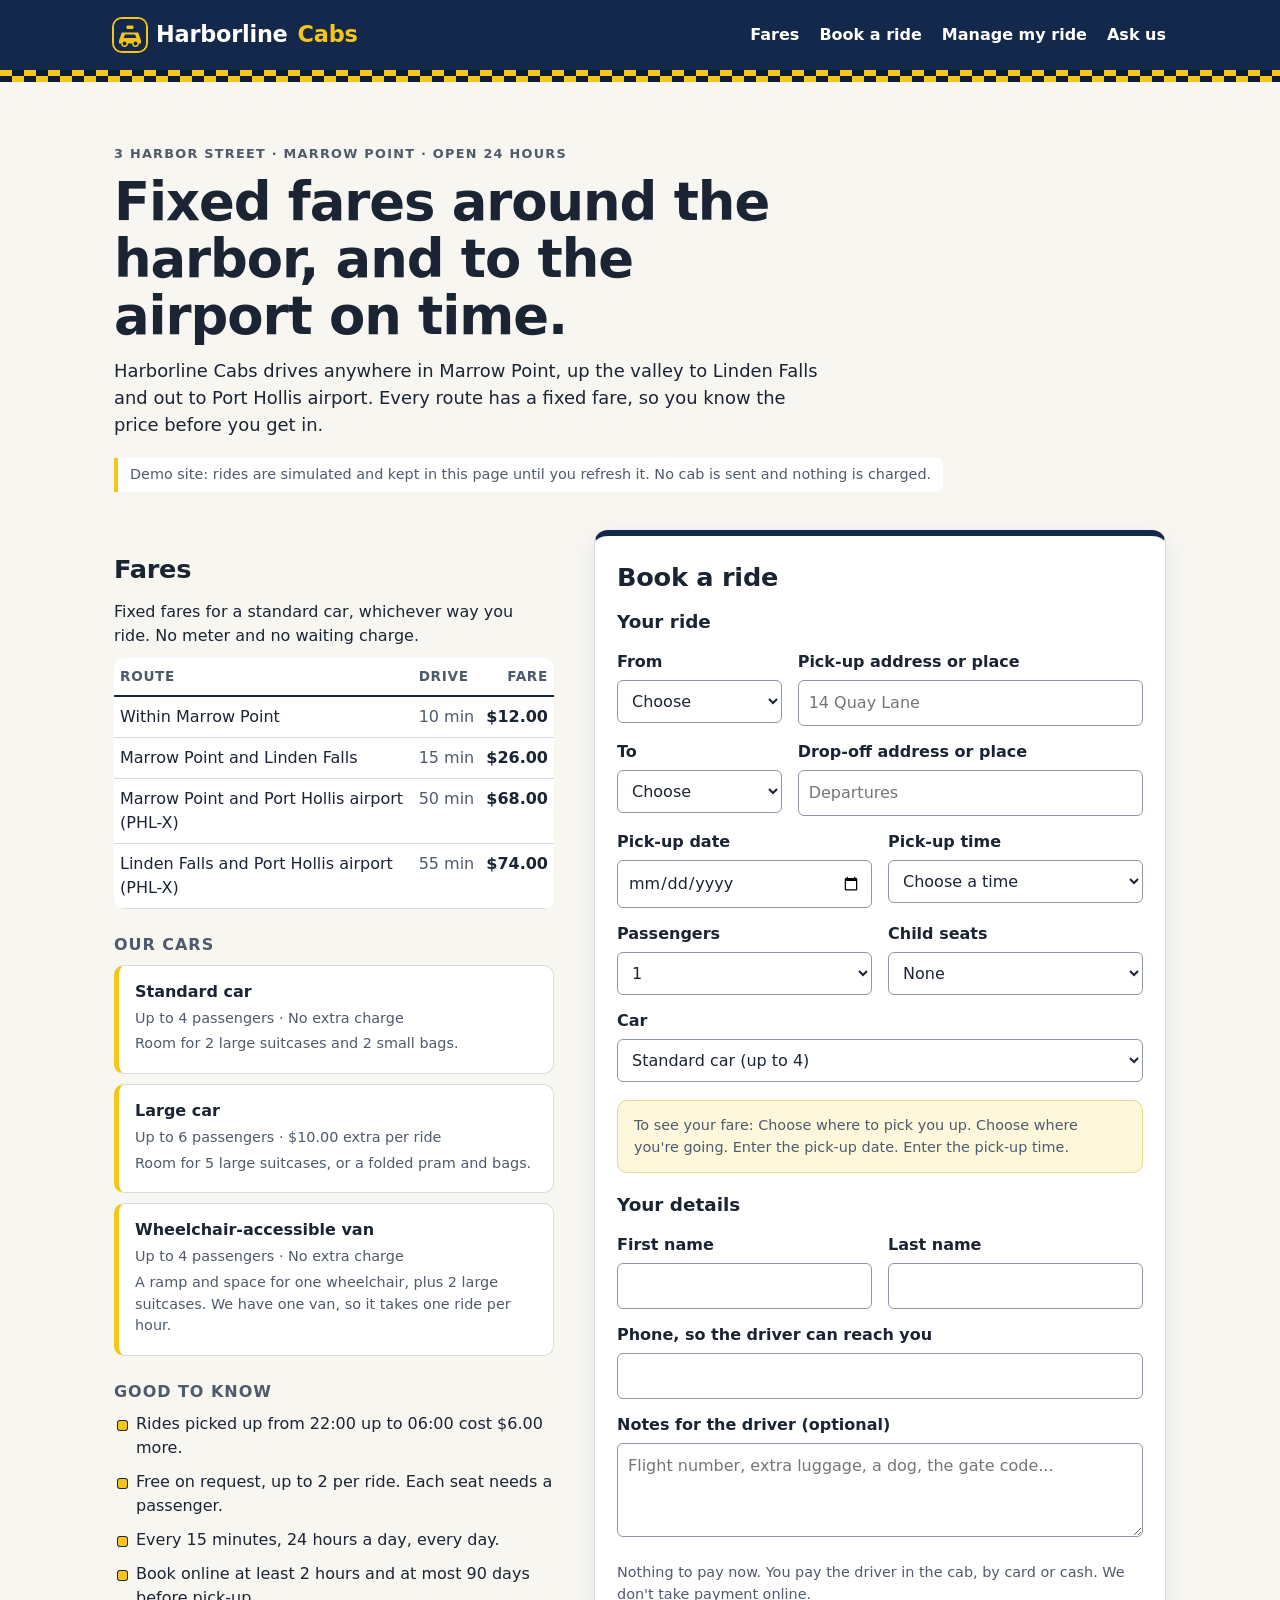
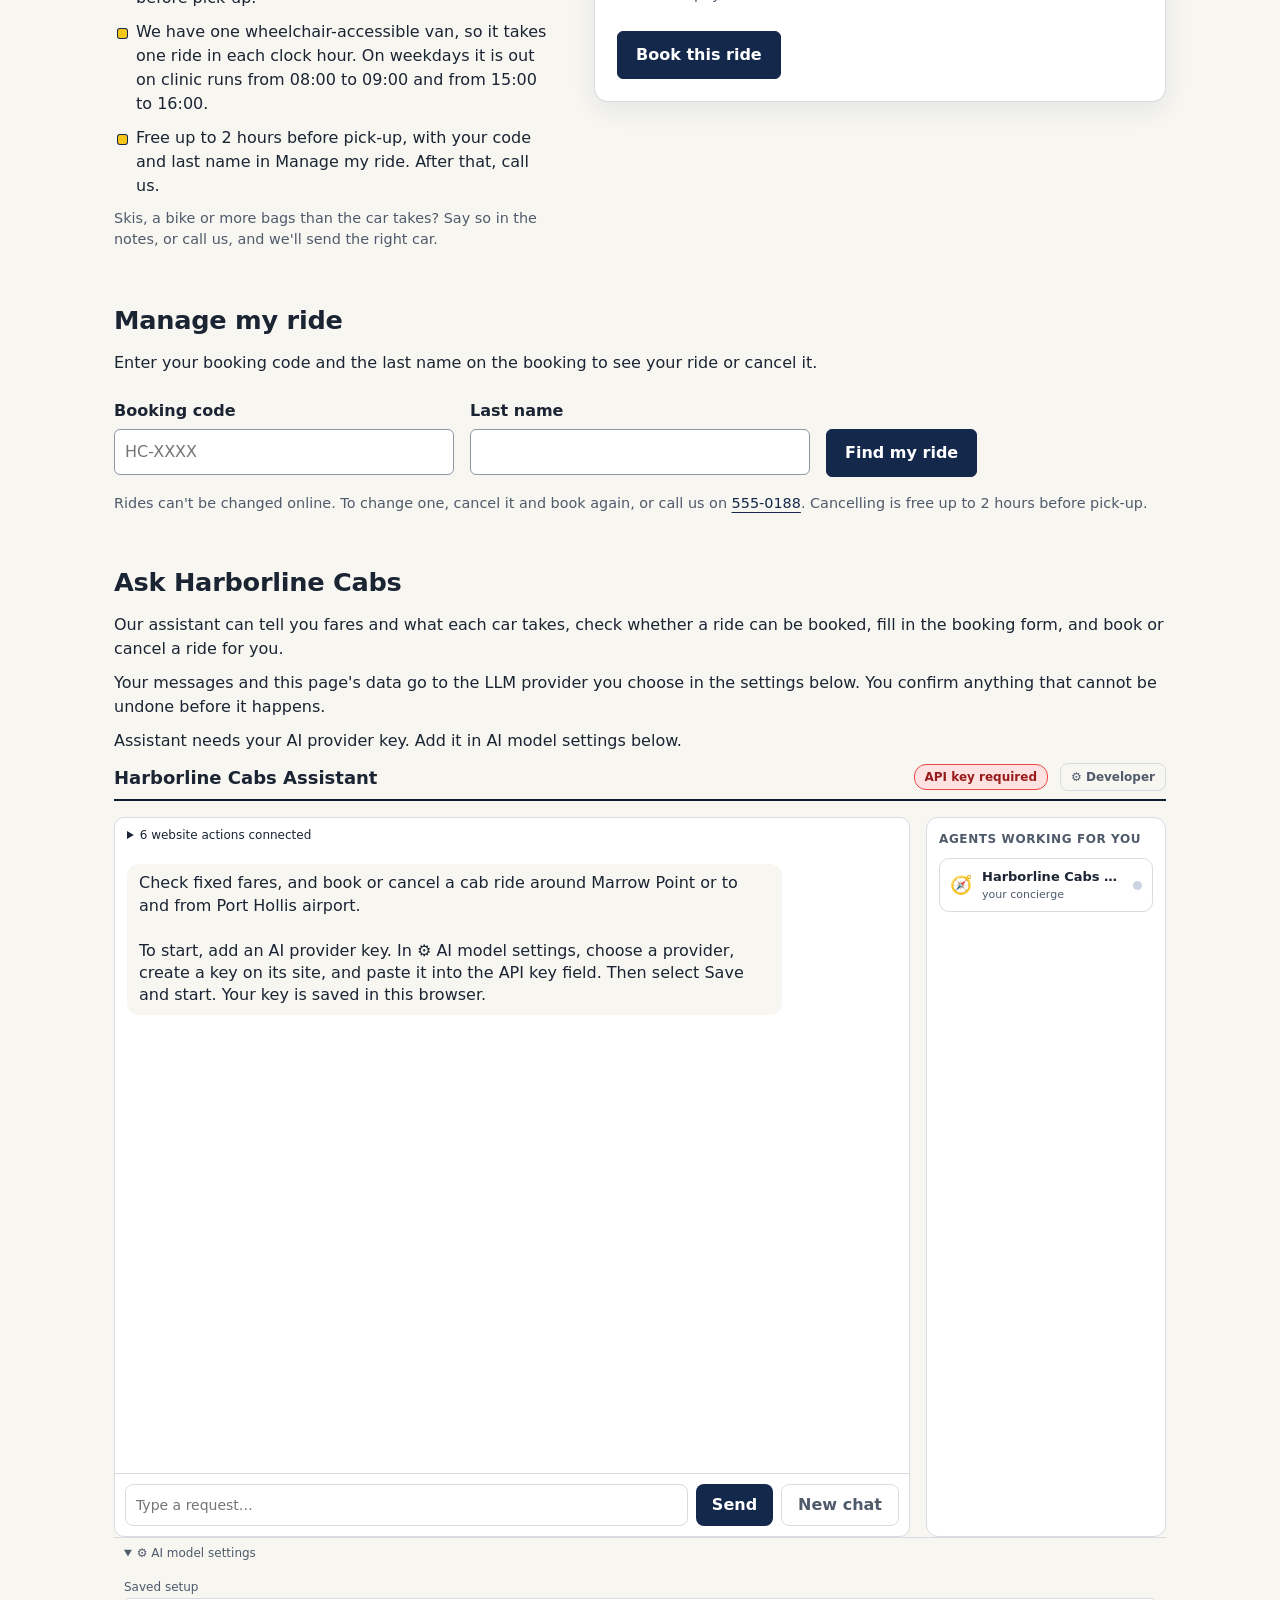
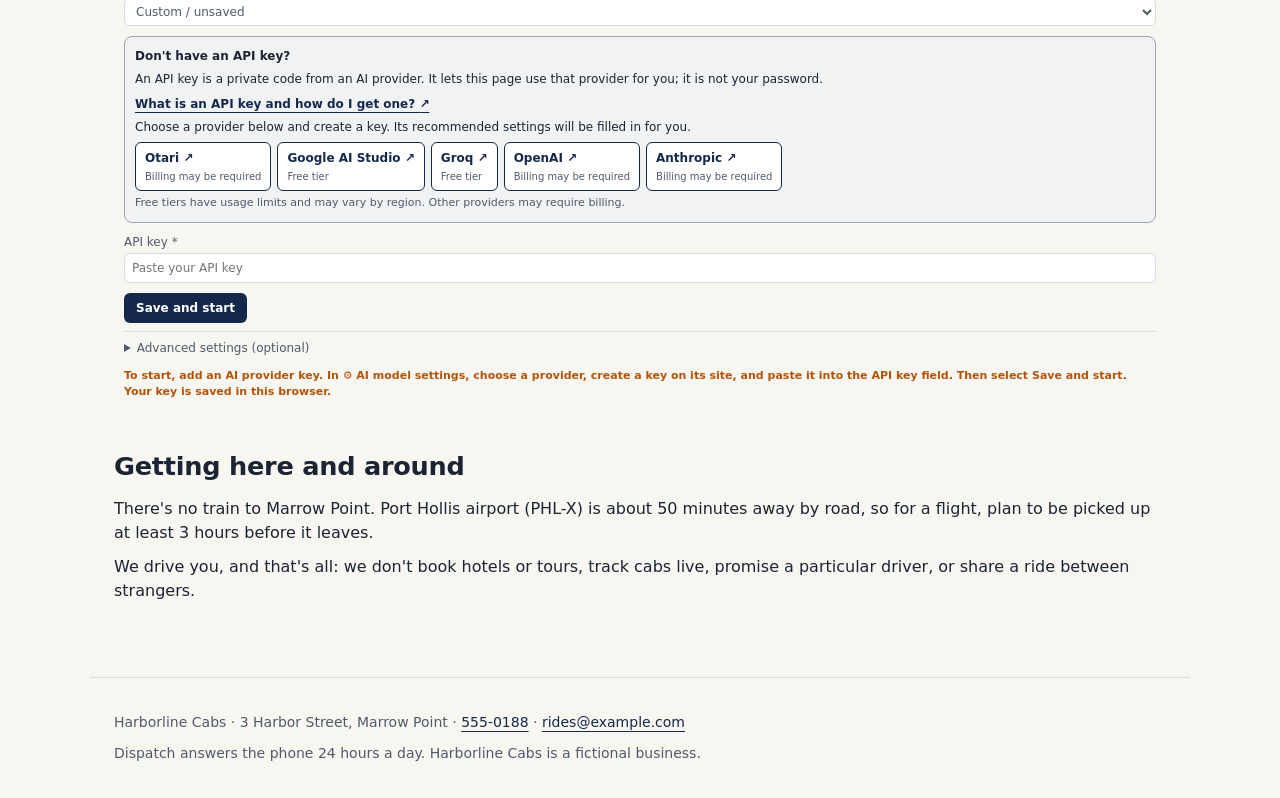
<file: partners/harborline-cabs/index.html>
<!doctype html>
<html lang="en">
  <head>
    <meta charset="utf-8">
    <meta name="viewport" content="width=device-width, initial-scale=1">
    <meta name="description" content="Harborline Cabs: fixed-fare cab rides around Marrow Point and to and from Port Hollis airport. Book a ride, pay in the cab.">
    <title>Harborline Cabs · Marrow Point</title>
    <link rel="icon" href="favicon.svg" type="image/svg+xml">
    <link rel="stylesheet" href="styles.css">
    <script type="module" src="js/app.js"></script>
    <script type="module" src="site.js"></script>
  </head>
  <body>
    <header class="site-header">
      <div class="header-inner">
        <a class="brand" href="index.html"><span class="brand-mark" aria-hidden="true"></span>Harborline <span>Cabs</span></a>
        <nav aria-label="Main navigation">
          <a href="#fares">Fares</a>
          <a href="#booking">Book a ride</a>
          <a href="#manage">Manage my ride</a>
          <a href="#assistant">Ask us</a>
        </nav>
      </div>
      <div class="checker" aria-hidden="true"></div>
    </header>
    <main>
      <section class="intro" aria-labelledby="welcome">
        <p class="eyebrow">3 Harbor Street · Marrow Point · open 24 hours</p>
        <h1 id="welcome">Fixed fares around the harbor, and to the airport on time.</h1>
        <p id="about" class="lead">Harborline Cabs drives anywhere in Marrow Point, up the valley to Linden Falls and out to
          Port Hollis airport. Every route has a fixed fare, so you know the price before you get in.</p>
        <p id="demo-note" class="note demo">Demo site: rides are simulated and kept in this page until you refresh it.
          No cab is sent and nothing is charged.</p>
      </section>

      <div class="booking-layout">
        <section id="fares" aria-labelledby="fares-heading">
          <h2 id="fares-heading">Fares</h2>
          <p id="fares-note">Fixed fares for a standard car, whichever way you ride. No meter and no waiting charge.</p>
          <table class="fare-table">
            <caption class="visually-hidden">Fixed fares by route</caption>
            <thead>
              <tr><th scope="col">Route</th><th scope="col">Drive</th><th scope="col">Fare</th></tr>
            </thead>
            <tbody id="fare-rows"></tbody>
          </table>
          <h3 class="subhead">Our cars</h3>
          <ul id="car-list" class="car-list"></ul>
          <h3 class="subhead">Good to know</h3>
          <ul id="terms-list" class="terms-list"></ul>
          <p id="luggage-note" class="note">Skis, a bike or more bags than the car takes? Say so in the notes, or call us,
            and we'll send the right car.</p>
          <noscript><p>Please turn on JavaScript to see fares and book, or call us on 555-0188.</p></noscript>
        </section>

        <section id="booking" class="panel" aria-labelledby="booking-heading">
          <h2 id="booking-heading">Book a ride</h2>
          <form id="ride-form" novalidate>
            <fieldset id="ride-fields">
              <legend>Your ride</legend>
              <div class="field-row">
                <div class="field">
                  <label for="ride-from">From</label>
                  <select id="ride-from" required aria-describedby="ride-from-error">
                    <option value="">Choose</option>
                  </select>
                  <p id="ride-from-error" class="field-error" hidden></p>
                </div>
                <div class="field wide">
                  <label for="ride-fromPlace">Pick-up address or place</label>
                  <input id="ride-fromPlace" maxlength="80" autocomplete="street-address" required
                    placeholder="14 Quay Lane" aria-describedby="ride-fromPlace-error">
                  <p id="ride-fromPlace-error" class="field-error" hidden></p>
                </div>
              </div>
              <div class="field-row">
                <div class="field">
                  <label for="ride-to">To</label>
                  <select id="ride-to" required aria-describedby="ride-to-error">
                    <option value="">Choose</option>
                  </select>
                  <p id="ride-to-error" class="field-error" hidden></p>
                </div>
                <div class="field wide">
                  <label for="ride-toPlace">Drop-off address or place</label>
                  <input id="ride-toPlace" maxlength="80" required placeholder="Departures"
                    aria-describedby="ride-toPlace-error">
                  <p id="ride-toPlace-error" class="field-error" hidden></p>
                </div>
              </div>
              <div class="field-row">
                <div class="field">
                  <label for="ride-date">Pick-up date</label>
                  <input id="ride-date" type="date" required aria-describedby="ride-date-error">
                  <p id="ride-date-error" class="field-error" hidden></p>
                </div>
                <div class="field">
                  <label for="ride-time">Pick-up time</label>
                  <select id="ride-time" required aria-describedby="ride-time-error">
                    <option value="">Choose a time</option>
                  </select>
                  <p id="ride-time-error" class="field-error" hidden></p>
                </div>
              </div>
              <div class="field-row">
                <div class="field">
                  <label for="ride-passengers">Passengers</label>
                  <select id="ride-passengers" aria-describedby="ride-passengers-error"></select>
                  <p id="ride-passengers-error" class="field-error" hidden></p>
                </div>
                <div class="field">
                  <label for="ride-childSeats">Child seats</label>
                  <select id="ride-childSeats" aria-describedby="ride-childSeats-error"></select>
                  <p id="ride-childSeats-error" class="field-error" hidden></p>
                </div>
              </div>
              <div class="field-row">
                <div class="field">
                  <label for="ride-carType">Car</label>
                  <select id="ride-carType" aria-describedby="ride-carType-error"></select>
                  <p id="ride-carType-error" class="field-error" hidden></p>
                </div>
              </div>
            </fieldset>
            <div id="fare" class="fare-box" aria-live="off"></div>
            <fieldset>
              <legend>Your details</legend>
              <div class="field-row">
                <div class="field">
                  <label for="ride-firstName">First name</label>
                  <input id="ride-firstName" autocomplete="given-name" maxlength="60" required
                    aria-describedby="ride-firstName-error">
                  <p id="ride-firstName-error" class="field-error" hidden></p>
                </div>
                <div class="field">
                  <label for="ride-lastName">Last name</label>
                  <input id="ride-lastName" autocomplete="family-name" maxlength="60" required
                    aria-describedby="ride-lastName-error">
                  <p id="ride-lastName-error" class="field-error" hidden></p>
                </div>
              </div>
              <label for="ride-phone">Phone, so the driver can reach you</label>
              <input id="ride-phone" type="tel" autocomplete="tel" maxlength="20" required
                aria-describedby="ride-phone-error">
              <p id="ride-phone-error" class="field-error" hidden></p>
              <label for="ride-notes">Notes for the driver (optional)</label>
              <textarea id="ride-notes" rows="3" maxlength="300" aria-describedby="ride-notes-error"
                placeholder="Flight number, extra luggage, a dog, the gate code..."></textarea>
              <p id="ride-notes-error" class="field-error" hidden></p>
            </fieldset>
            <p id="payment-note" class="note">Nothing to pay now. You pay the driver in the cab, by card or cash.
              We don't take payment online.</p>
            <button type="submit">Book this ride</button>
          </form>
          <div id="confirmation" class="confirmation" tabindex="-1" hidden></div>
        </section>
      </div>

      <section id="manage" aria-labelledby="manage-heading">
        <h2 id="manage-heading">Manage my ride</h2>
        <p>Enter your booking code and the last name on the booking to see your ride or cancel it.</p>
        <form id="manage-form" class="field-row" novalidate>
          <div class="field">
            <label for="manage-code">Booking code</label>
            <input id="manage-code" autocomplete="off" maxlength="7" placeholder="HC-XXXX" required
              aria-describedby="manage-code-error">
            <p id="manage-code-error" class="field-error" hidden></p>
          </div>
          <div class="field">
            <label for="manage-lastName">Last name</label>
            <input id="manage-lastName" autocomplete="family-name" maxlength="60" required
              aria-describedby="manage-lastName-error">
            <p id="manage-lastName-error" class="field-error" hidden></p>
          </div>
          <div class="field">
            <button type="submit">Find my ride</button>
          </div>
        </form>
        <div id="manage-result" class="manage-result" tabindex="-1"></div>
        <p id="changes-note" class="note">Rides can't be changed online. To change one, cancel it and book again, or call us on
          <a href="tel:555-0188">555-0188</a>. Cancelling is free up to 2 hours before pick-up.</p>
      </section>

      <section id="assistant" class="assistant" aria-labelledby="assistant-heading">
        <h2 id="assistant-heading">Ask Harborline Cabs</h2>
        <p>Our assistant can tell you fares and what each car takes, check whether a ride can be booked,
          fill in the booking form, and book or cancel a ride for you.</p>
        <p class="assistant-note">Your messages and this page's data go to the LLM provider you choose in the settings below. You confirm anything that cannot be undone before it happens.</p>
        <p id="assistant-status" role="status">Connecting the assistant… If this message stays, the assistant could not load. You can still use the page directly.</p>
        <div id="agent-app">
          <div data-ns-slot="header"></div>
          <div class="assistant-panels">
            <div data-ns-slot="chat"></div>
            <div data-ns-slot="agents"></div>
          </div>
          <div data-ns-slot="settings"></div>
        </div>
      </section>

      <section id="around" aria-labelledby="around-heading">
        <h2 id="around-heading">Getting here and around</h2>
        <p id="travel-note">There's no train to Marrow Point. Port Hollis airport (PHL-X) is about 50 minutes away by road,
          so for a flight, plan to be picked up at least 3 hours before it leaves.</p>
        <p id="not-offered">We drive you, and that's all: we don't book hotels or tours, track cabs live, promise a
          particular driver, or share a ride between strangers.</p>
      </section>
      <p id="status" class="visually-hidden" role="status" aria-live="polite"></p>
    </main>
    <footer>
      <p id="contact">Harborline Cabs · 3 Harbor Street, Marrow Point · <a href="tel:555-0188">555-0188</a> ·
        <a href="mailto:rides@example.com">rides@example.com</a></p>
      <p id="phone-hours">Dispatch answers the phone 24 hours a day. Harborline Cabs is a fictional business.</p>
    </footer>
  </body>
</html>
</file>
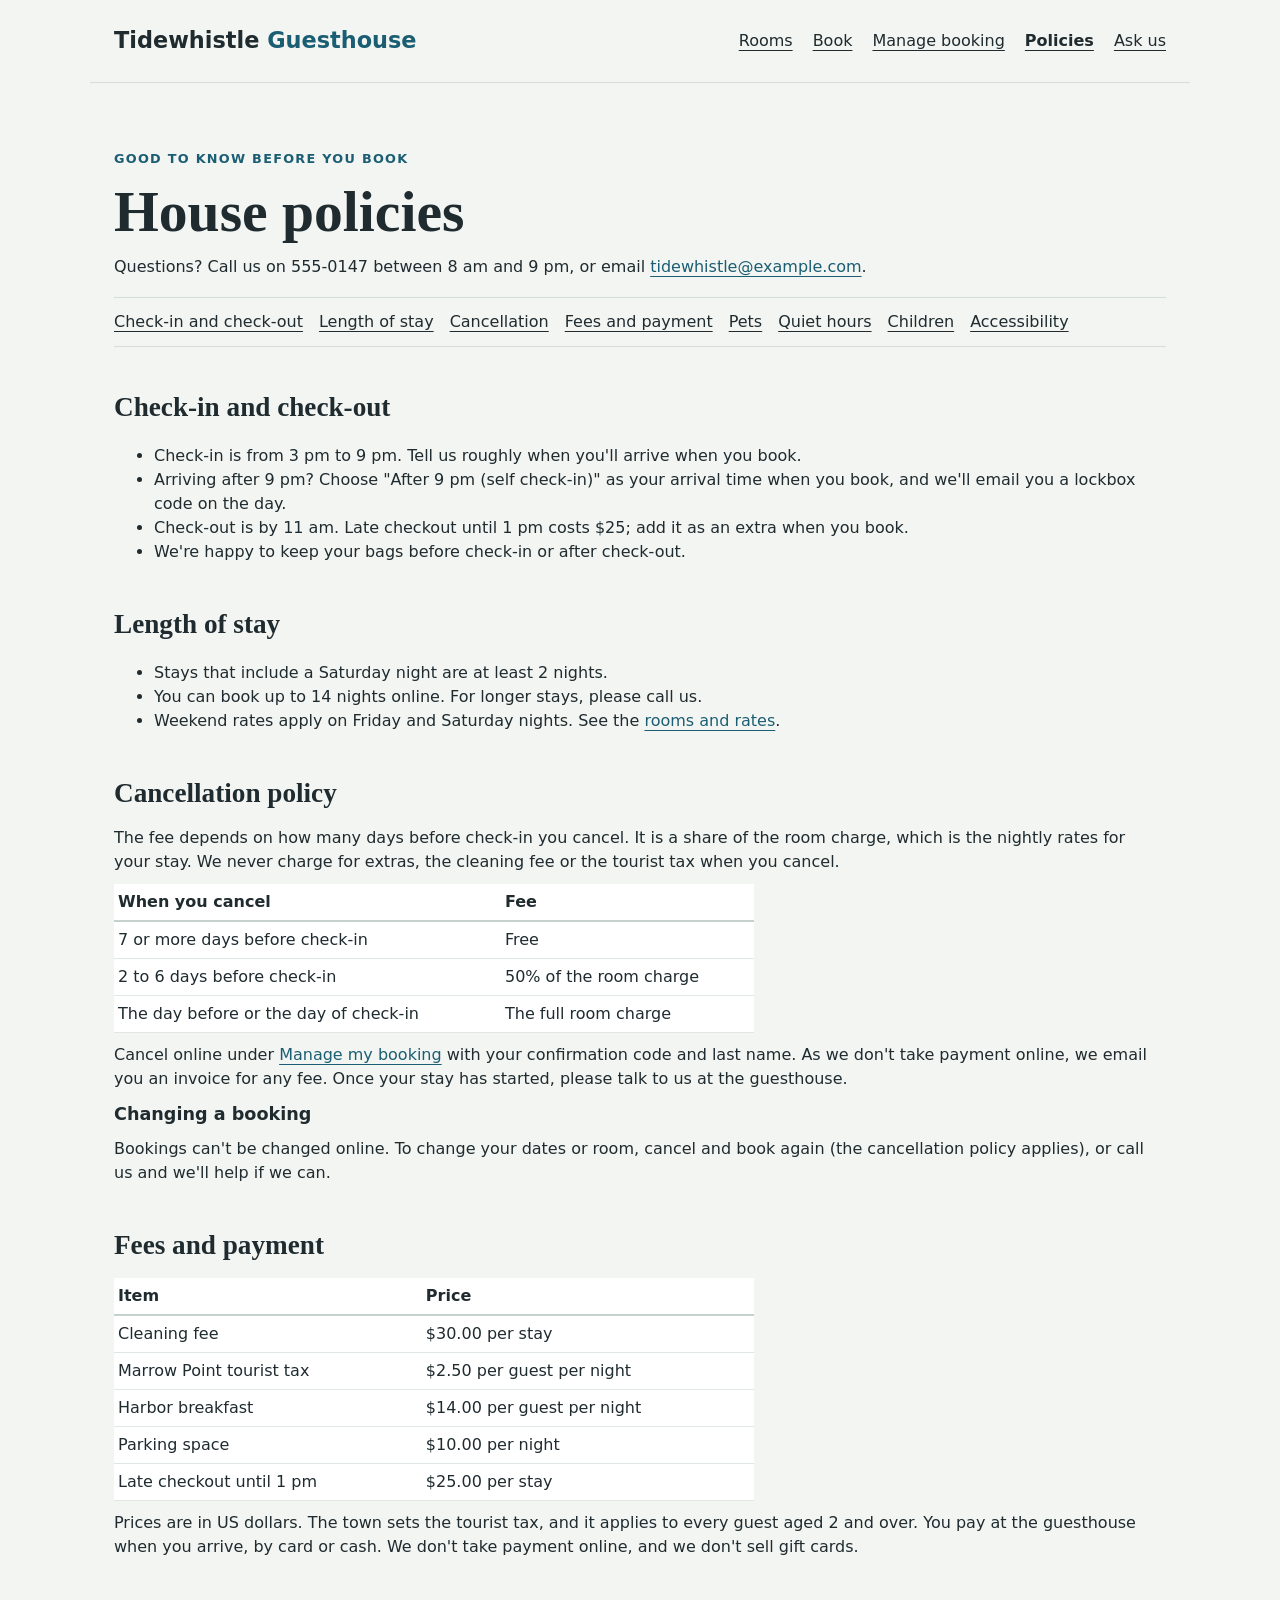
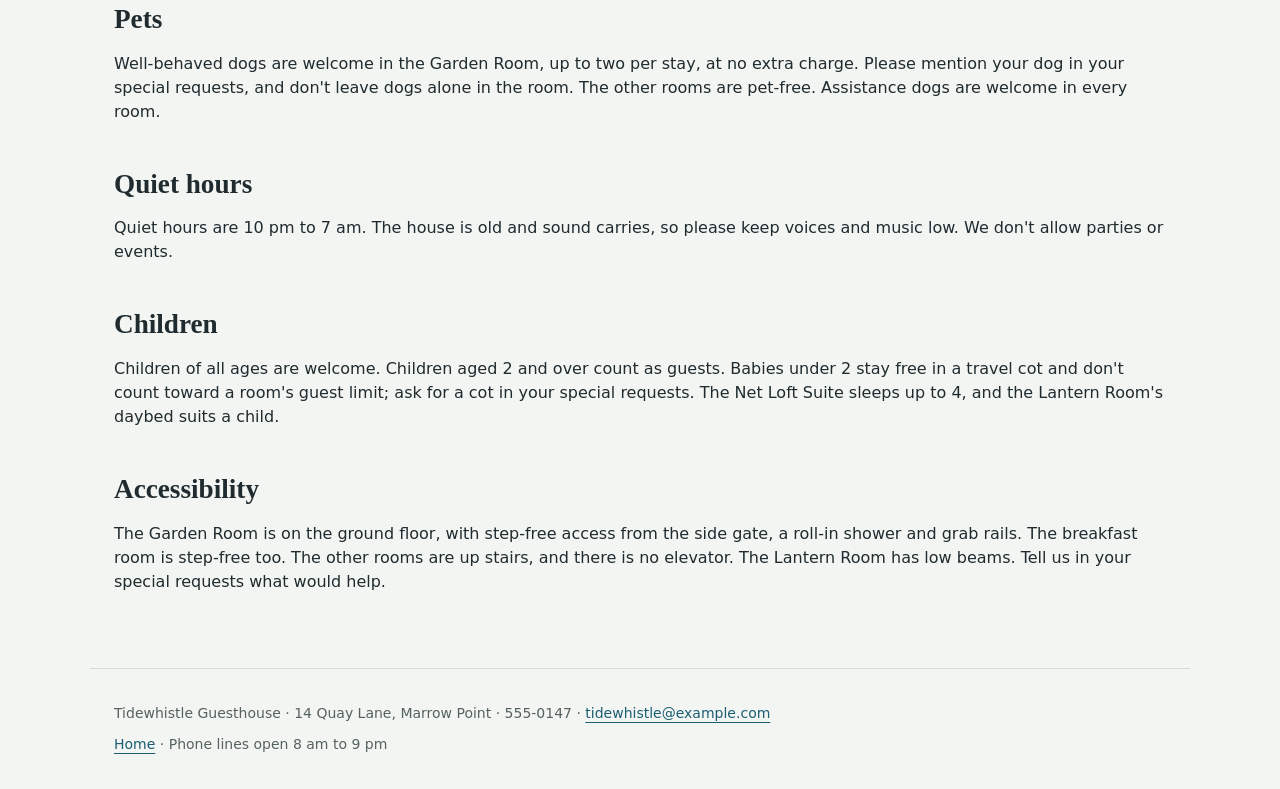
<file: partners/guesthouse/policies.html>
<!doctype html>
<html lang="en">
  <head>
    <meta charset="utf-8">
    <meta name="viewport" content="width=device-width, initial-scale=1">
    <meta name="description" content="House policies at Tidewhistle Guesthouse: check-in, cancellation, fees, pets, quiet hours, children and accessibility.">
    <title>House policies · Tidewhistle Guesthouse</title>
    <link rel="icon" href="favicon.svg" type="image/svg+xml">
    <link rel="stylesheet" href="styles.css">
  </head>
  <body>
    <header>
      <a class="brand" href="index.html">Tidewhistle <span>Guesthouse</span></a>
      <nav aria-label="Main navigation">
        <a href="index.html#rooms">Rooms</a>
        <a href="index.html#availability">Book</a>
        <a href="index.html#manage">Manage booking</a>
        <a href="policies.html" aria-current="page">Policies</a>
        <a href="index.html#assistant">Ask us</a>
      </nav>
    </header>
    <main>
      <section class="intro" aria-labelledby="policies-heading">
        <p class="eyebrow">Good to know before you book</p>
        <h1 id="policies-heading">House policies</h1>
        <p>Questions? Call us on 555-0147 between 8 am and 9 pm, or email
          <a href="mailto:tidewhistle@example.com">tidewhistle@example.com</a>.</p>
      </section>
      <nav class="toc" aria-label="On this page">
        <a href="#check-in">Check-in and check-out</a>
        <a href="#length">Length of stay</a>
        <a href="#cancellation">Cancellation</a>
        <a href="#fees">Fees and payment</a>
        <a href="#pets">Pets</a>
        <a href="#quiet">Quiet hours</a>
        <a href="#children">Children</a>
        <a href="#accessibility">Accessibility</a>
      </nav>

      <section id="check-in">
        <h2>Check-in and check-out</h2>
        <ul>
          <li>Check-in is from 3 pm to 9 pm. Tell us roughly when you'll arrive when you book.</li>
          <li>Arriving after 9 pm? Choose "After 9 pm (self check-in)" as your arrival time when you book, and we'll
            email you a lockbox code on the day.</li>
          <li>Check-out is by 11 am. Late checkout until 1 pm costs $25; add it as an extra when you book.</li>
          <li>We're happy to keep your bags before check-in or after check-out.</li>
        </ul>
      </section>

      <section id="length">
        <h2>Length of stay</h2>
        <ul>
          <li>Stays that include a Saturday night are at least 2 nights.</li>
          <li>You can book up to 14 nights online. For longer stays, please call us.</li>
          <li>Weekend rates apply on Friday and Saturday nights. See the <a href="index.html#rooms">rooms and rates</a>.</li>
        </ul>
      </section>

      <section id="cancellation">
        <h2>Cancellation policy</h2>
        <p>The fee depends on how many days before check-in you cancel. It is a share of the room charge,
          which is the nightly rates for your stay. We never charge for extras, the cleaning fee or the
          tourist tax when you cancel.</p>
        <table>
          <thead>
            <tr><th scope="col">When you cancel</th><th scope="col">Fee</th></tr>
          </thead>
          <tbody>
            <tr><td>7 or more days before check-in</td><td>Free</td></tr>
            <tr><td>2 to 6 days before check-in</td><td>50% of the room charge</td></tr>
            <tr><td>The day before or the day of check-in</td><td>The full room charge</td></tr>
          </tbody>
        </table>
        <p>Cancel online under <a href="index.html#manage">Manage my booking</a> with your confirmation code
          and last name. As we don't take payment online, we email you an invoice for any fee. Once your stay
          has started, please talk to us at the guesthouse.</p>
        <h3>Changing a booking</h3>
        <p>Bookings can't be changed online. To change your dates or room, cancel and book again (the
          cancellation policy applies), or call us and we'll help if we can.</p>
      </section>

      <section id="fees">
        <h2>Fees and payment</h2>
        <table>
          <thead>
            <tr><th scope="col">Item</th><th scope="col">Price</th></tr>
          </thead>
          <tbody>
            <tr><td>Cleaning fee</td><td>$30.00 per stay</td></tr>
            <tr><td>Marrow Point tourist tax</td><td>$2.50 per guest per night</td></tr>
            <tr><td>Harbor breakfast</td><td>$14.00 per guest per night</td></tr>
            <tr><td>Parking space</td><td>$10.00 per night</td></tr>
            <tr><td>Late checkout until 1 pm</td><td>$25.00 per stay</td></tr>
          </tbody>
        </table>
        <p>Prices are in US dollars. The town sets the tourist tax, and it applies to every guest aged 2
          and over. You pay at the guesthouse when you arrive, by card or cash. We don't take payment online,
          and we don't sell gift cards.</p>
      </section>

      <section id="pets">
        <h2>Pets</h2>
        <p>Well-behaved dogs are welcome in the Garden Room, up to two per stay, at no extra charge. Please
          mention your dog in your special requests, and don't leave dogs alone in the room. The other rooms
          are pet-free. Assistance dogs are welcome in every room.</p>
      </section>

      <section id="quiet">
        <h2>Quiet hours</h2>
        <p>Quiet hours are 10 pm to 7 am. The house is old and sound carries, so please keep voices and music
          low. We don't allow parties or events.</p>
      </section>

      <section id="children">
        <h2>Children</h2>
        <p>Children of all ages are welcome. Children aged 2 and over count as guests. Babies under 2 stay
          free in a travel cot and don't count toward a room's guest limit; ask for a cot in your special
          requests. The Net Loft Suite sleeps up to 4, and the Lantern Room's daybed suits a child.</p>
      </section>

      <section id="accessibility">
        <h2>Accessibility</h2>
        <p>The Garden Room is on the ground floor, with step-free access from the side gate, a roll-in shower
          and grab rails. The breakfast room is step-free too. The other rooms are up stairs, and there is no
          elevator. The Lantern Room has low beams. Tell us in your special requests what would help.</p>
      </section>
    </main>
    <footer>
      <p>Tidewhistle Guesthouse · 14 Quay Lane, Marrow Point · 555-0147 ·
        <a href="mailto:tidewhistle@example.com">tidewhistle@example.com</a></p>
      <p><a href="index.html">Home</a> · Phone lines open 8 am to 9 pm</p>
    </footer>
  </body>
</html>
</file>
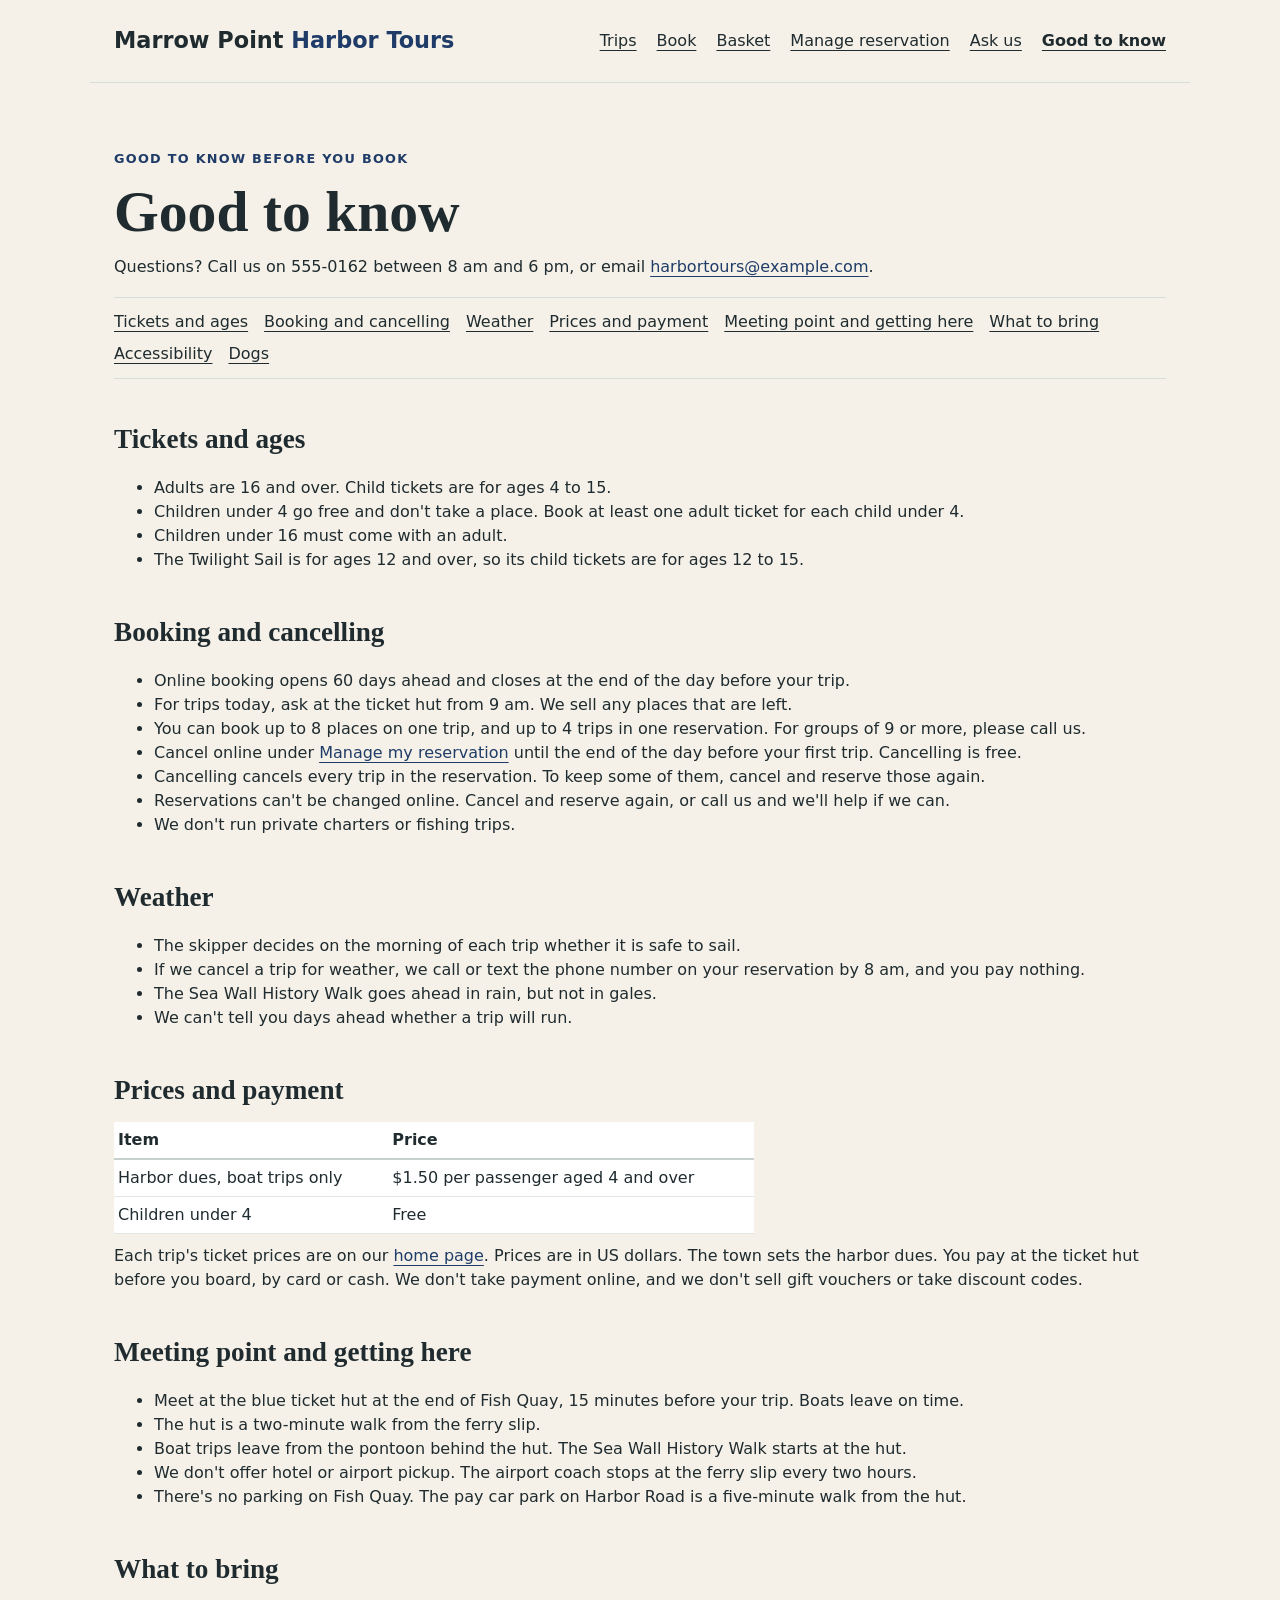
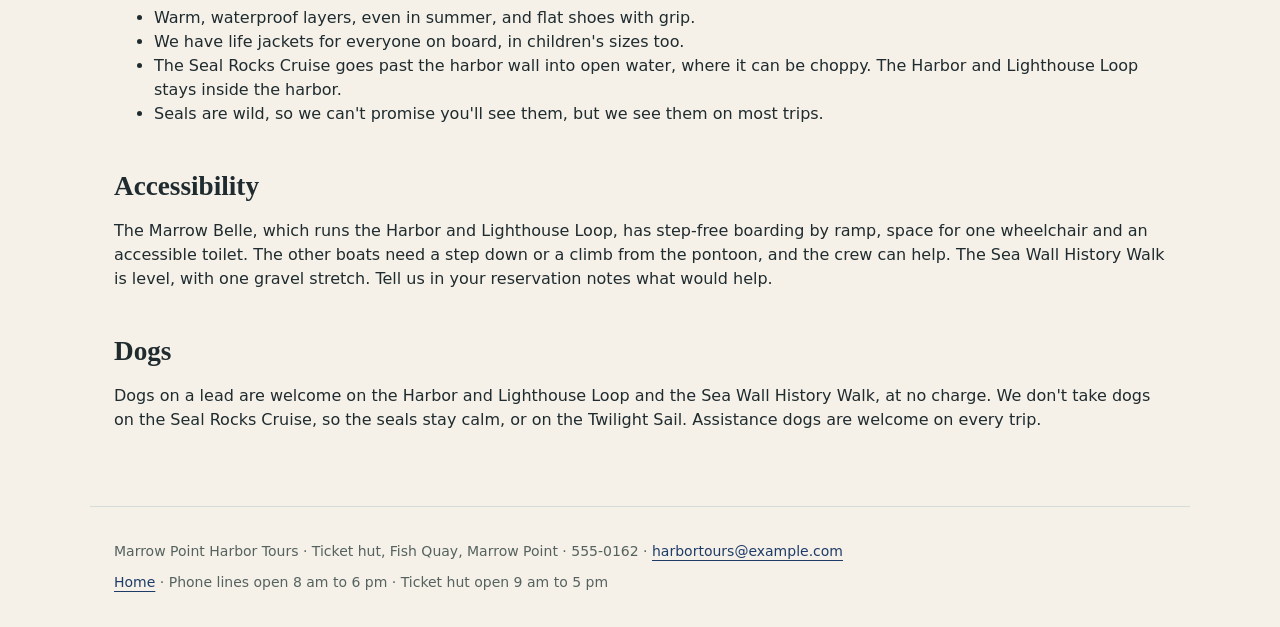
<file: partners/harbor-tours/policies.html>
<!doctype html>
<html lang="en">
  <head>
    <meta charset="utf-8">
    <meta name="viewport" content="width=device-width, initial-scale=1">
    <meta name="description" content="Good to know at Marrow Point Harbor Tours: tickets and ages, booking and cancelling, weather, prices, the meeting point, what to bring, accessibility and dogs.">
    <title>Good to know · Marrow Point Harbor Tours</title>
    <link rel="icon" href="favicon.svg" type="image/svg+xml">
    <link rel="stylesheet" href="styles.css">
  </head>
  <body>
    <header>
      <a class="brand" href="index.html">Marrow Point <span>Harbor Tours</span></a>
      <nav aria-label="Main navigation">
        <a href="index.html#trips">Trips</a>
        <a href="index.html#find">Book</a>
        <a href="index.html#basket">Basket</a>
        <a href="index.html#manage">Manage reservation</a>
        <a href="index.html#assistant">Ask us</a>
        <a href="policies.html" aria-current="page">Good to know</a>
      </nav>
    </header>
    <main>
      <section class="intro" aria-labelledby="policies-heading">
        <p class="eyebrow">Good to know before you book</p>
        <h1 id="policies-heading">Good to know</h1>
        <p>Questions? Call us on 555-0162 between 8 am and 6 pm, or email
          <a href="mailto:harbortours@example.com">harbortours@example.com</a>.</p>
      </section>
      <nav class="toc" aria-label="On this page">
        <a href="#tickets">Tickets and ages</a>
        <a href="#booking">Booking and cancelling</a>
        <a href="#weather">Weather</a>
        <a href="#prices">Prices and payment</a>
        <a href="#meeting-point">Meeting point and getting here</a>
        <a href="#bring">What to bring</a>
        <a href="#accessibility">Accessibility</a>
        <a href="#dogs">Dogs</a>
      </nav>

      <section id="tickets">
        <h2>Tickets and ages</h2>
        <ul>
          <li>Adults are 16 and over. Child tickets are for ages 4 to 15.</li>
          <li>Children under 4 go free and don't take a place. Book at least one adult ticket for each child
            under 4.</li>
          <li>Children under 16 must come with an adult.</li>
          <li>The Twilight Sail is for ages 12 and over, so its child tickets are for ages 12 to 15.</li>
        </ul>
      </section>

      <section id="booking">
        <h2>Booking and cancelling</h2>
        <ul>
          <li>Online booking opens 60 days ahead and closes at the end of the day before your trip.</li>
          <li>For trips today, ask at the ticket hut from 9 am. We sell any places that are left.</li>
          <li>You can book up to 8 places on one trip, and up to 4 trips in one reservation. For groups of 9 or
            more, please call us.</li>
          <li>Cancel online under <a href="index.html#manage">Manage my reservation</a> until the end of the day
            before your first trip. Cancelling is free.</li>
          <li>Cancelling cancels every trip in the reservation. To keep some of them, cancel and reserve those
            again.</li>
          <li>Reservations can't be changed online. Cancel and reserve again, or call us and we'll help if we
            can.</li>
          <li>We don't run private charters or fishing trips.</li>
        </ul>
      </section>

      <section id="weather">
        <h2>Weather</h2>
        <ul>
          <li>The skipper decides on the morning of each trip whether it is safe to sail.</li>
          <li>If we cancel a trip for weather, we call or text the phone number on your reservation by 8 am, and
            you pay nothing.</li>
          <li>The Sea Wall History Walk goes ahead in rain, but not in gales.</li>
          <li>We can't tell you days ahead whether a trip will run.</li>
        </ul>
      </section>

      <section id="prices">
        <h2>Prices and payment</h2>
        <table>
          <thead>
            <tr><th scope="col">Item</th><th scope="col">Price</th></tr>
          </thead>
          <tbody>
            <tr><td>Harbor dues, boat trips only</td><td>$1.50 per passenger aged 4 and over</td></tr>
            <tr><td>Children under 4</td><td>Free</td></tr>
          </tbody>
        </table>
        <p>Each trip's ticket prices are on our <a href="index.html#trips">home page</a>. Prices are in US
          dollars. The town sets the harbor dues. You pay at the ticket hut before you board, by card or cash.
          We don't take payment online, and we don't sell gift vouchers or take discount codes.</p>
      </section>

      <section id="meeting-point">
        <h2>Meeting point and getting here</h2>
        <ul>
          <li>Meet at the blue ticket hut at the end of Fish Quay, 15 minutes before your trip. Boats leave on
            time.</li>
          <li>The hut is a two-minute walk from the ferry slip.</li>
          <li>Boat trips leave from the pontoon behind the hut. The Sea Wall History Walk starts at the hut.</li>
          <li>We don't offer hotel or airport pickup. The airport coach stops at the ferry slip every two
            hours.</li>
          <li>There's no parking on Fish Quay. The pay car park on Harbor Road is a five-minute walk from the
            hut.</li>
        </ul>
      </section>

      <section id="bring">
        <h2>What to bring</h2>
        <ul>
          <li>Warm, waterproof layers, even in summer, and flat shoes with grip.</li>
          <li>We have life jackets for everyone on board, in children's sizes too.</li>
          <li>The Seal Rocks Cruise goes past the harbor wall into open water, where it can be choppy. The Harbor
            and Lighthouse Loop stays inside the harbor.</li>
          <li>Seals are wild, so we can't promise you'll see them, but we see them on most trips.</li>
        </ul>
      </section>

      <section id="accessibility">
        <h2>Accessibility</h2>
        <p>The Marrow Belle, which runs the Harbor and Lighthouse Loop, has step-free boarding by ramp, space for
          one wheelchair and an accessible toilet. The other boats need a step down or a climb from the pontoon,
          and the crew can help. The Sea Wall History Walk is level, with one gravel stretch. Tell us in your
          reservation notes what would help.</p>
      </section>

      <section id="dogs">
        <h2>Dogs</h2>
        <p>Dogs on a lead are welcome on the Harbor and Lighthouse Loop and the Sea Wall History Walk, at no
          charge. We don't take dogs on the Seal Rocks Cruise, so the seals stay calm, or on the Twilight Sail.
          Assistance dogs are welcome on every trip.</p>
      </section>
    </main>
    <footer>
      <p>Marrow Point Harbor Tours · Ticket hut, Fish Quay, Marrow Point · 555-0162 ·
        <a href="mailto:harbortours@example.com">harbortours@example.com</a></p>
      <p><a href="index.html">Home</a> · Phone lines open 8 am to 6 pm · Ticket hut open 9 am to 5 pm</p>
    </footer>
  </body>
</html>
</file>
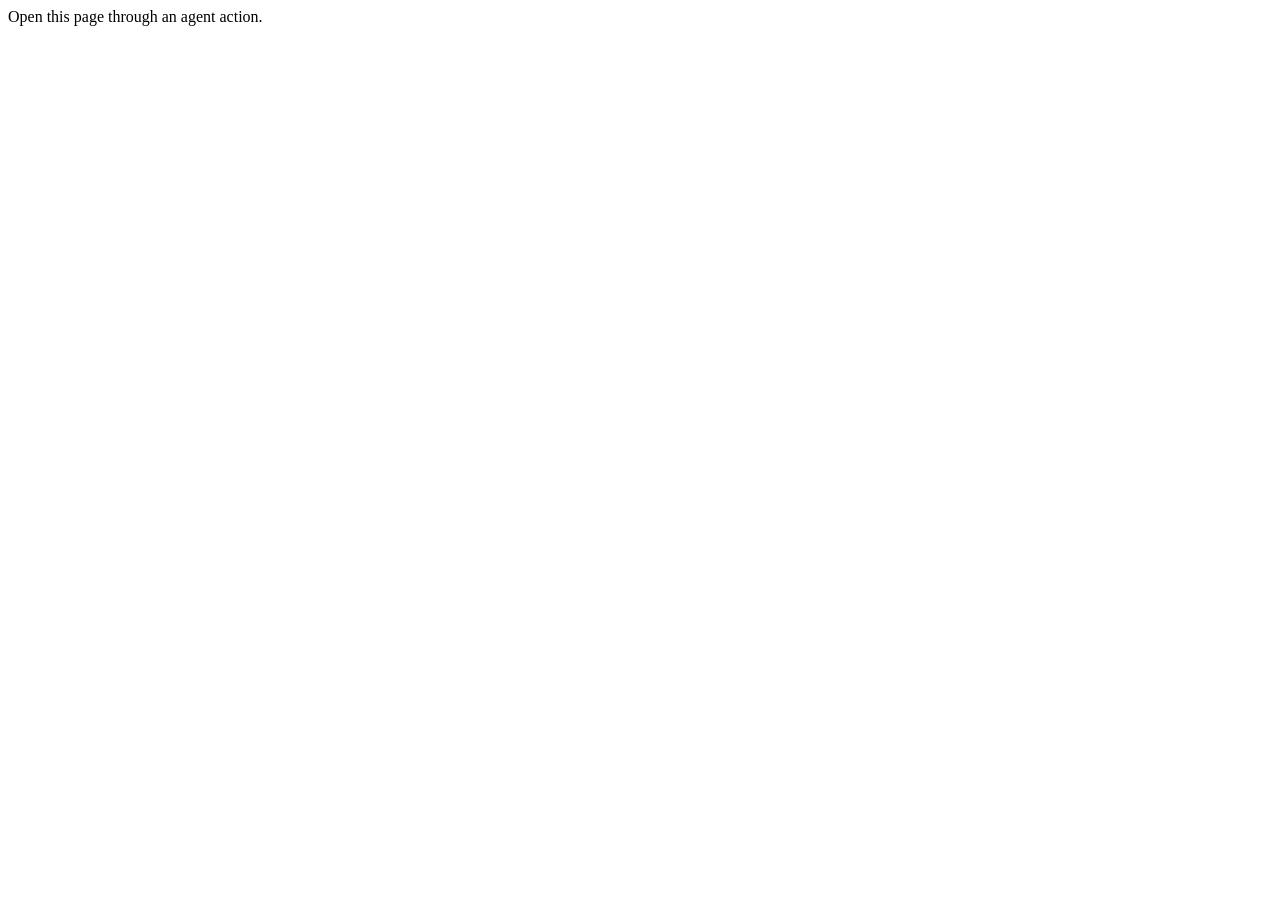
<file: wedding/bridge/action-bridge.html>
<!doctype html>
<!--
  Action bridge, copied here by build_network.mjs. Do not edit it.
  Other agent sites load this page in a hidden frame before they run this site's network.
  It reads agent-manifest.json in this folder, which lists no action module, so it shares
  no actions and loads none of the site's own code. Do not block framing for this folder.
-->
<html lang="en">
  <head>
    <meta charset="utf-8">
    <meta name="robots" content="noindex">
    <title>Action bridge</title>
    <script type="module" src="../runtime/action-bridge.js"></script>
  </head>
  <body></body>
</html>
</file>
<file: wedding/styles.css>
/* Nora & Theo, Marrow Point. A coastal palette: sea-glass green, sand, ink and a brass accent. */
:root {
  --ink: #1f2a2a;
  --muted: #56605e;
  --sea: #2f5d50;
  --sea-dark: #234639;
  --sea-tint: #e5eee9;
  --sand: #f7f2ea;
  --paper: #fffdf9;
  --brass: #8a6b2e;
  --line: #ddd3c3;
  --error: #9b2c2c;
  --serif: "Cormorant Garamond", Georgia, "Times New Roman", serif;
  --sans: "Work Sans", system-ui, -apple-system, "Segoe UI", sans-serif;
}

* { box-sizing: border-box; }
html { scroll-behavior: smooth; scroll-padding-top: 72px; }
body { margin: 0; background: var(--sand); color: var(--ink); font: 400 17px/1.6 var(--sans); }
a { color: var(--sea); text-underline-offset: 3px; }
a:hover { color: var(--sea-dark); }
h1, h2, h3 { font-family: var(--serif); font-weight: 600; line-height: 1.15; color: var(--ink); }
h2 { font-size: clamp(2rem, 4vw, 2.75rem); margin: 0 0 8px; }
h3 { font-size: 1.45rem; margin: 0 0 6px; }
.skip { position: absolute; left: -999px; top: 8px; background: var(--paper); padding: 8px 12px; z-index: 20; }
.skip:focus { left: 8px; }
.visually-hidden { position: absolute; width: 1px; height: 1px; overflow: hidden; clip: rect(0 0 0 0); white-space: nowrap; }
:focus-visible { outline: 3px solid var(--brass); outline-offset: 2px; }

/* Top bar */
.topbar { position: sticky; top: 0; z-index: 10; display: flex; align-items: center; justify-content: space-between; gap: 16px;
  padding: 10px clamp(16px, 4vw, 48px); background: rgba(247, 242, 234, 0.94); backdrop-filter: blur(6px); border-bottom: 1px solid var(--line); }
.monogram { font: 600 1.6rem/1 var(--serif); color: var(--ink); text-decoration: none; letter-spacing: 0.04em; }
.monogram span { color: var(--brass); font-style: italic; margin: 0 2px; }
.topbar nav { display: flex; flex-wrap: wrap; align-items: center; gap: 4px 18px; font-size: 0.92rem; }
.topbar nav a { color: var(--ink); text-decoration: none; padding: 4px 0; }
.topbar nav a:hover { color: var(--sea); text-decoration: underline; }
.topbar nav .nav-ask { color: var(--paper); background: var(--sea); padding: 5px 14px; border-radius: 999px; }
.topbar nav .nav-ask:hover { background: var(--sea-dark); color: var(--paper); text-decoration: none; }

main > section { max-width: 1080px; margin: 0 auto; padding: clamp(48px, 7vw, 88px) clamp(16px, 4vw, 48px) 0; }
.lede { color: var(--muted); font-size: 1.08rem; margin: 0 0 28px; max-width: 62ch; }
.eyebrow { text-transform: uppercase; letter-spacing: 0.18em; font-size: 0.75rem; color: var(--brass); margin: 0 0 8px; font-weight: 600; }
.note { color: var(--muted); font-size: 0.92rem; }

/* Hero */
main > .hero { text-align: center; padding-top: clamp(56px, 10vw, 120px); }
.hero h1 { font-size: clamp(3.6rem, 11vw, 7.5rem); font-weight: 500; margin: 8px 0 12px; letter-spacing: 0.01em; }
.hero .amp { font-style: italic; color: var(--brass); font-weight: 500; }
.hero-date { font: 500 clamp(1.25rem, 2.6vw, 1.6rem)/1.3 var(--serif); margin: 0; }
.hero-count { margin: 6px 0 28px; color: var(--muted); letter-spacing: 0.08em; }
.hero-actions { display: flex; flex-wrap: wrap; justify-content: center; gap: 12px; }
.hero .demo { max-width: 60ch; margin: 28px auto 0; background: var(--paper); border: 1px dashed var(--line); padding: 10px 16px; border-radius: 10px; }
.hero::after { content: ""; display: block; height: 1px; max-width: 320px; margin: clamp(48px, 7vw, 72px) auto 0;
  background: linear-gradient(90deg, transparent, var(--brass), transparent); }

/* Buttons and forms */
button, .button { display: inline-block; font: 600 0.98rem/1 var(--sans); padding: 13px 22px; border-radius: 999px; border: 1px solid var(--sea);
  background: var(--sea); color: var(--paper); cursor: pointer; text-decoration: none; }
button:hover, .button:hover { background: var(--sea-dark); color: var(--paper); }
.button.ghost { background: transparent; color: var(--sea); }
.button.ghost:hover { background: var(--sea-tint); color: var(--sea-dark); }
label { display: block; font-weight: 500; font-size: 0.92rem; margin: 14px 0 6px; }
input, select, textarea { width: 100%; font: 400 1rem var(--sans); padding: 11px 12px; border: 1px solid #b9ae9b; border-radius: 10px; background: var(--paper); color: var(--ink); }
textarea { resize: vertical; }
fieldset { border: 1px solid var(--line); border-radius: 14px; padding: 14px 18px 18px; margin: 18px 0 0; }
legend { font: 600 1.2rem var(--serif); padding: 0 6px; }
label.check { display: flex; align-items: center; gap: 10px; font-weight: 400; margin: 10px 0; }
label.check input { width: 20px; height: 20px; flex: none; accent-color: var(--sea); }
.choices { display: flex; flex-wrap: wrap; gap: 0 24px; }
.field-row, .find { display: flex; flex-wrap: wrap; gap: 0 16px; align-items: flex-end; }
.field { flex: 1 1 200px; }
.find button { margin-top: 14px; width: 100%; }
.error { color: var(--error); font-weight: 500; min-height: 1em; }
.error:empty { display: none; }
.panel { background: var(--paper); border: 1px solid var(--line); border-radius: 20px; padding: clamp(18px, 3vw, 32px); margin-top: 20px; box-shadow: 0 12px 32px -24px rgba(31, 42, 42, 0.5); }
.panel > button { margin-top: 18px; }
.panel h3 { margin-bottom: 0; }
.confirmation { margin-top: 20px; background: var(--sea-tint); border-left: 4px solid var(--sea); border-radius: 12px; padding: 18px 22px; }
.confirmation h3 { margin: 0 0 4px; }

/* Weekend */
.events { list-style: none; padding: 0; margin: 0; display: grid; grid-template-columns: repeat(auto-fit, minmax(290px, 1fr)); gap: 18px; }
.event { background: var(--paper); border: 1px solid var(--line); border-radius: 18px; padding: 22px 24px; }
#event-ceremony, #event-reception { border-color: var(--sea); box-shadow: inset 0 4px 0 var(--sea); }
.event .when { margin: 0 0 6px; color: var(--brass); font-weight: 600; font-size: 0.82rem; letter-spacing: 0.06em; text-transform: uppercase; }
.event .place { margin: 0 0 8px; font-weight: 500; }
.event p:last-child { margin: 0; color: var(--muted); }
.tag { font: 600 0.68rem/1 var(--sans); text-transform: uppercase; letter-spacing: 0.1em; background: var(--sea-tint); color: var(--sea-dark);
  padding: 5px 8px; border-radius: 999px; vertical-align: middle; white-space: nowrap; display: inline-block; }

/* Travel */
.two-col { display: grid; grid-template-columns: repeat(auto-fit, minmax(280px, 1fr)); gap: 32px; }
.times { border-collapse: collapse; width: 100%; max-width: 360px; background: var(--paper); border-radius: 12px; overflow: hidden; }
.times th, .times td { text-align: left; padding: 8px 14px; border-bottom: 1px solid var(--line); }
.times th { font-size: 0.78rem; text-transform: uppercase; letter-spacing: 0.08em; color: var(--muted); }

/* Partners */
.partners { display: grid; grid-template-columns: repeat(auto-fit, minmax(280px, 1fr)); gap: 18px; }
.partner { background: var(--paper); border: 1px solid var(--line); border-radius: 18px; padding: 24px; }
.partner h3 a { color: var(--ink); text-decoration-color: var(--brass); }
.agent-badge { display: inline-flex; align-items: center; gap: 8px; margin: 6px 0 0; font-size: 0.86rem; color: var(--sea-dark); background: var(--sea-tint);
  padding: 6px 12px; border-radius: 14px; }
.agent-badge::before { content: ""; width: 8px; height: 8px; flex: none; border-radius: 50%; background: var(--sea); }

/* FAQ */
.faq { display: grid; gap: 10px; max-width: 820px; }
.faq details { background: var(--paper); border: 1px solid var(--line); border-radius: 14px; padding: 4px 20px; }
.faq summary { cursor: pointer; font: 600 1.2rem var(--serif); padding: 12px 0; }
.faq details p { margin: 0 0 16px; color: var(--muted); }

footer { max-width: 1080px; margin: clamp(56px, 8vw, 96px) auto 0; padding: 28px clamp(16px, 4vw, 48px) 40px; border-top: 1px solid var(--line); color: var(--muted); }
footer .small { font-size: 0.85rem; }

@media (max-width: 760px) {
  body { font-size: 16px; }
  .topbar { flex-direction: column; align-items: flex-start; gap: 6px; position: static; }
  .topbar nav { gap: 2px 14px; }
  html { scroll-padding-top: 8px; }
}

/* ---------- Assistant (from the agentify-website template, set to this palette) ---------- */
.assistant > p { max-width: 70ch; }
.assistant .assistant-note { font-size: 0.88rem; color: var(--muted); }
#assistant-status { font-size: 0.9rem; color: var(--sea-dark); }

/* White text sits on --ns-primary and --ns-accent: both are over 4.5:1 with white. */
#agent-app {
  --ns-font: "Work Sans", system-ui, sans-serif;
  --ns-bg: #fffdf9;
  --ns-fg: #1f2a2a;
  --ns-primary: #2f5d50;
  --ns-accent: #7a5d24;
  --ns-border: #ddd3c3;
  --ns-panelbg: #fffdf9;
  --ns-msgbg: #efe8dc;
  --ns-muted: #56605e;
  background: var(--paper); border: 1px solid var(--line); border-radius: 20px; padding: 12px;
  box-shadow: 0 12px 32px -24px rgba(31, 42, 42, 0.5);
}

.assistant-panels {
  display: grid;
  grid-template-columns: minmax(0, 1fr) 240px;
  gap: 16px;
  margin-top: 16px;
}

#agent-app.ns-composed-app [data-ns-slot="chat"] { height: 640px; }
#agent-app .ns-chat { background: var(--ns-bg); }
/* Undo the page's own form rules inside the runtime's controls. */
#agent-app input[type="checkbox"],
#agent-app input[type="radio"] { width: auto; }
#agent-app input, #agent-app select, #agent-app textarea { border-radius: 6px; padding: 6px 8px; font-size: 14px; }
#agent-app fieldset { border-radius: 8px; padding: revert; margin: revert; }
#agent-app legend { font: inherit; }
#agent-app .ns-header { flex-wrap: wrap; }
#agent-app .ns-settings-body label { margin: 4px 0; font-weight: 400; }
#agent-app .ns-w-label { font-family: inherit; }
#agent-app .ns-widget label { margin: 0; }
#agent-app .ns-w-radio label,
#agent-app .ns-w-multi label,
#agent-app .ns-w-toggle { font-weight: 400; }
#agent-app .ns-w-toggle { font-size: 13px; }
#agent-app button { margin: 0; border-radius: 8px; font: inherit; line-height: normal; padding: revert; }
#agent-app .ns-w-choice { color: var(--ns-fg); }
#agent-app .ns-devtoggle:not(.on):hover,
#agent-app .ns-modal-close:hover { background: transparent; }
#agent-app .ns-w-choice:disabled:hover { background: #fafbfc; }
#agent-app .ns-consent { background: #fffbeb; }
#agent-app .ns-msgs:has(.ns-consent-actions) > .ns-turn-status { display: none; }
#agent-app .ns-msg { overflow-wrap: break-word; }
#agent-app .ns-consent-actions { flex-wrap: wrap; }
#agent-app .ns-consent-actions button { white-space: nowrap; }

body > dialog h2 { margin: 0 0 12px; font: 600 1.6rem var(--serif); }
body > dialog button { margin-right: 8px; }
.assistant-review { max-width: 640px; width: 85%; max-height: 85vh; overflow: auto; border: 1px solid var(--line); border-radius: 16px; padding: 24px;
  font: 16px var(--sans); background: var(--paper); color: var(--ink); }
.assistant-review::backdrop { background: rgba(31, 42, 42, 0.45); }
.assistant-review dl { display: grid; grid-template-columns: fit-content(40%) 1fr; gap: 4px 16px; margin: 12px 0; }
.assistant-review dt { font-weight: 600; }
.assistant-review dd { margin: 0; overflow-wrap: anywhere; }
.assistant-review details { margin: 12px 0; }
.assistant-review pre { white-space: pre-wrap; overflow-wrap: anywhere; }
.assistant-review .assistant-decline { background: transparent; color: inherit; border: 1px solid currentColor; }

@media (max-width: 760px) {
  .assistant-panels { grid-template-columns: 1fr; }
  .assistant-review dl { grid-template-columns: 1fr; gap: 0; }
  .assistant-review dd { margin-bottom: 8px; }
}

.ondevice { display: flex; flex-wrap: wrap; align-items: center; gap: 8px 12px; background: var(--sea-tint); border-radius: 14px; padding: 12px 16px; }
.ondevice[hidden] { display: none; }
.ondevice button { padding: 10px 18px; }
</file>
<file: partners/guesthouse/styles.css>
:root {
  color-scheme: light;
  font-family: system-ui, sans-serif;
  color: #1f2b2f;
  background: #f3f5f2;
  line-height: 1.5;
}
* { box-sizing: border-box; }
body { margin: 0; }
header, main, footer { max-width: 1100px; margin: auto; padding: 24px; }
header { display: flex; align-items: center; justify-content: space-between; gap: 24px; border-bottom: 1px solid #d5ddd8; }
a { color: #1b5e73; text-underline-offset: 4px; }
.brand { font-size: 1.4rem; font-weight: 800; text-decoration: none; color: inherit; }
.brand span { color: #1b5e73; }
nav { display: flex; flex-wrap: wrap; gap: 8px 20px; }
nav a { color: inherit; }
nav a[aria-current="page"] { font-weight: 700; }
.intro { padding: 32px 0 8px; }
.eyebrow { font-size: .8rem; font-weight: 700; text-transform: uppercase; letter-spacing: .1em; color: #1b5e73; }
h1 { font-family: Georgia, serif; font-size: clamp(2.2rem, 6vw, 3.6rem); line-height: 1.1; margin: 12px 0; }
h2 { font-family: Georgia, serif; font-size: 1.7rem; margin: 40px 0 12px; }
h3 { margin: 0 0 6px; font-size: 1.1rem; }
p { margin: 10px 0; }
.note, .facts { color: #55625f; font-size: .9rem; }

/* Rooms */
.room-list { display: grid; grid-template-columns: repeat(auto-fill, minmax(240px, 1fr)); gap: 20px; }
.room, .panel, .results li, .manage-result:not(:empty) {
  padding: 20px; border: 1px solid #d5ddd8; border-radius: 12px; background: white;
}
.amenities { margin: 8px 0; padding-left: 20px; }

/* Forms */
.booking-layout { display: grid; grid-template-columns: minmax(0, 1fr) minmax(0, 1.25fr); gap: 40px; align-items: start; margin-top: 40px; }
/* Line the search heading up with the heading inside the padded panel. */
.booking-layout h2 { margin-top: 20px; }
.panel h2 { margin-top: 0; }
.field-row { display: grid; grid-template-columns: repeat(auto-fit, minmax(140px, 1fr)); gap: 0 16px; align-items: start; }
fieldset { margin: 0 0 20px; padding: 0; border: 0; }
legend { padding: 0; font-family: Georgia, serif; font-size: 1.25rem; font-weight: 700; }
.extras { margin-top: 16px; }
.extras legend { font-family: inherit; font-size: 1rem; }
label { display: block; margin: 14px 0 6px; font-weight: 600; }
.check { display: flex; gap: 10px; align-items: center; margin: 8px 0; font-weight: 400; }
input, select, textarea { width: 100%; padding: 10px; font: inherit; color: inherit; border: 1px solid #9aa8a3; border-radius: 6px; background: white; }
.check input { width: auto; }
textarea { resize: vertical; }
button { margin-top: 16px; padding: 10px 16px; font: inherit; color: white; border: 1px solid #1b5e73; border-radius: 6px; background: #1b5e73; cursor: pointer; }
button:hover { background: #134657; }
:focus-visible { outline: 3px solid #d08a2c; outline-offset: 3px; }
.field-error { margin: 6px 0 0; color: #a3261b; font-size: .9rem; font-weight: 600; }
[aria-invalid="true"] { border-color: #a3261b; }
/* Line the button up with the inputs beside it, below their labels. */
#manage-form button { margin-top: 44px; }

/* Results, price and bookings */
.results { display: grid; gap: 12px; padding: 0; list-style: none; }
.quote { margin: 0 0 20px; }
table { width: 100%; border-collapse: collapse; }
th, td { padding: 6px 4px; text-align: left; vertical-align: top; border-bottom: 1px solid #e1e7e3; }
th { border-bottom: 2px solid #c7d1cc; }
.quote td:last-child { text-align: right; white-space: nowrap; }
.quote tr:last-child td { font-weight: 700; border-bottom: 0; }
.confirmation { margin-top: 24px; padding: 20px; border: 1px solid #7da58b; border-radius: 12px; background: #eef6f0; }
.summary { display: grid; grid-template-columns: max-content 1fr; gap: 4px 16px; margin: 12px 0; }
.summary dt { font-weight: 600; }
.summary dd { margin: 0; overflow-wrap: anywhere; }
.manage-result { margin-top: 16px; }

/* Policies */
.toc { display: flex; flex-wrap: wrap; gap: 8px 16px; padding: 12px 0; border-block: 1px solid #d5ddd8; }
section > table { max-width: 640px; background: white; }

footer { margin-top: 40px; color: #55625f; font-size: .875rem; border-top: 1px solid #d5ddd8; }
.visually-hidden { position: absolute; width: 1px; height: 1px; margin: -1px; padding: 0; overflow: hidden; clip-path: inset(50%); white-space: nowrap; }
[hidden] { display: none !important; }
@media (max-width: 760px) {
  header, main, footer { padding: 18px; }
  header { flex-direction: column; align-items: start; gap: 12px; }
  .booking-layout { grid-template-columns: 1fr; gap: 0; }
  /* Give the Find booking button its own row, with space above it. */
  #manage-form .field:last-child { grid-column: 1 / -1; }
  #manage-form button { margin-top: 16px; }
}

/* Assistant layout, from the agentify-website skill, in the site's colors. */
.assistant { margin-top: 48px; }

/* The runtime reads these variables for its chat, settings and agent panels.
   The chat background below also uses --ns-bg. --ns-accent also colors a Send button
   with white text, so it uses the dark teal, not the orange focus color. */
#agent-app {
  --ns-font: system-ui, sans-serif;
  --ns-bg: #ffffff;
  --ns-fg: #1f2b2f;
  --ns-primary: #1b5e73;
  --ns-accent: #134657;
  --ns-border: #d5ddd8;
  --ns-panelbg: #ffffff;
  --ns-msgbg: #f3f5f2;
  --ns-muted: #55625f;
}

.assistant-panels {
  display: grid;
  grid-template-columns: minmax(0, 1fr) 240px;
  gap: 16px;
  margin-top: 16px;
}

/* Set the height once the runtime has mounted the chat, so a failed load leaves no
   empty box. */
#agent-app.ns-composed-app [data-ns-slot="chat"] { height: 720px; }
/* The runtime gives the chat no background of its own. Keep --ns-msgbg different from
   --ns-bg, or bot replies lose their bubble. */
#agent-app .ns-chat { background: var(--ns-bg); }

/* Site-wide form rules often stretch the runtime's own controls. Undo them here. */
#agent-app input[type="checkbox"],
#agent-app input[type="radio"] { width: auto; }
#agent-app .ns-header { flex-wrap: wrap; }
/* Site label rules add margins and bold text, and the inputs inside the labels inherit
   the weight. */
#agent-app .ns-settings-body label { margin: 4px 0; font-weight: 400; }
/* Chat forms label radio groups with a legend, so site legend fonts would reach them. */
#agent-app .ns-w-label { font-family: inherit; }
/* Site label rules add margins to chat form fields and make their options bold. */
#agent-app .ns-widget label { margin: 0; }
#agent-app .ns-w-radio label,
#agent-app .ns-w-multi label,
#agent-app .ns-w-toggle { font-weight: 400; }
/* The runtime sizes radio and multi-choice options but not the checkbox label. */
#agent-app .ns-w-toggle { font-size: 13px; }
/* The runtime spaces its buttons with gap. A site's button margin pushes Send below the input. */
#agent-app button { margin: 0; }
/* Chat choices are buttons with a light background. A site's button color can hide their
   titles. */
#agent-app .ns-w-choice { color: var(--ns-fg); }
/* A site's button:hover background also reaches the runtime's plain buttons, behind
   their dark text. Keep the runtime's own backgrounds. */
#agent-app .ns-devtoggle:not(.on):hover,
#agent-app .ns-modal-close:hover { background: transparent; }
#agent-app .ns-w-choice:disabled:hover { background: #fafbfc; }
/* The runtime's message rule hides the partner consent card's own background, and its
   Decline label then has too little contrast. */
#agent-app .ns-consent { background: #fffbeb; }
/* While a consent card waits, the status line above it already says "Contacting", though
   nothing has been sent. Hide it until the visitor answers. */
#agent-app .ns-msgs:has(.ns-consent-actions) > .ns-turn-status { display: none; }
/* Long links in a reply would run out of the bubble on a phone. "anywhere" would also
   let the consent card's buttons shrink and split their labels. */
#agent-app .ns-msg { overflow-wrap: break-word; }
/* On a phone the consent card is too narrow for its three buttons in one row, and
   "Always allow" breaks onto two lines. Keep each label whole and wrap the row. */
#agent-app .ns-consent-actions { flex-wrap: wrap; }
#agent-app .ns-consent-actions button { white-space: nowrap; }

/* site.js and the runtime add their confirmation dialogs to <body>, outside #agent-app.
   Site h2 rules reach the heading, and the two buttons touch. A right margin keeps
   wrapped buttons lined up on the left. */
body > dialog h2 { margin: 0 0 12px; font: 700 1.25em system-ui, sans-serif; }
body > dialog button { margin-right: 8px; }
/* site.js's dialog: the details in two columns, and a plain decline button, so the two
   choices do not look the same. */
.assistant-review { max-width: 640px; width: 85%; max-height: 85vh; overflow: auto; border: 1px solid #888; border-radius: 12px; padding: 24px; font: 16px system-ui, sans-serif; }
.assistant-review dl { display: grid; grid-template-columns: fit-content(40%) 1fr; gap: 4px 16px; margin: 12px 0; }
.assistant-review dt { font-weight: 600; }
.assistant-review dd { margin: 0; overflow-wrap: anywhere; }
.assistant-review details { margin: 12px 0; }
.assistant-review pre { white-space: pre-wrap; overflow-wrap: anywhere; }
.assistant-review .assistant-decline { background: transparent; color: inherit; border: 1px solid currentColor; }

@media (max-width: 760px) {
  .assistant-panels { grid-template-columns: 1fr; }
  /* On a phone, each detail goes under its label, so an email is not split. */
  .assistant-review dl { grid-template-columns: 1fr; gap: 0; }
  .assistant-review dd { margin-bottom: 8px; }
}
</file>
<file: partners/harbor-tours/styles.css>
:root {
  color-scheme: light;
  font-family: system-ui, sans-serif;
  color: #1f2b2f;
  background: #f5f1e8;
  line-height: 1.5;
}
* { box-sizing: border-box; }
body { margin: 0; }
header, main, footer { max-width: 1100px; margin: auto; padding: 24px; }
header { display: flex; align-items: center; justify-content: space-between; gap: 24px; border-bottom: 1px solid #d5ddd8; }
a { color: #1f3c68; text-underline-offset: 4px; }
.brand { font-size: 1.4rem; font-weight: 800; text-decoration: none; color: inherit; }
.brand span { color: #1f3c68; }
nav { display: flex; flex-wrap: wrap; gap: 8px 20px; }
nav a { color: inherit; }
nav a[aria-current="page"] { font-weight: 700; }
.intro { padding: 32px 0 8px; }
.eyebrow { font-size: .8rem; font-weight: 700; text-transform: uppercase; letter-spacing: .1em; color: #1f3c68; }
h1 { font-family: Georgia, serif; font-size: clamp(2.2rem, 6vw, 3.6rem); line-height: 1.1; margin: 12px 0; }
h2 { font-family: Georgia, serif; font-size: 1.7rem; margin: 40px 0 12px; }
h3 { margin: 0 0 6px; font-size: 1.1rem; }
p { margin: 10px 0; }
.note, .facts { color: #55625f; font-size: .9rem; }

/* Tours */
.tour-list { display: grid; grid-template-columns: repeat(auto-fill, minmax(240px, 1fr)); gap: 20px; }
.tour, .panel, .results li, .basket li, .manage-result:not(:empty) {
  padding: 20px; border: 1px solid #d5ddd8; border-radius: 12px; background: white;
}
.highlights { margin: 8px 0; padding-left: 20px; }

/* Forms */
.booking-layout { display: grid; grid-template-columns: minmax(0, 1fr) minmax(0, 1.25fr); gap: 40px; align-items: start; margin-top: 40px; }
/* Line the search heading up with the heading inside the padded panel. */
.booking-layout h2 { margin-top: 20px; }
.panel h2 { margin-top: 0; }
.field-row { display: grid; grid-template-columns: repeat(auto-fit, minmax(140px, 1fr)); gap: 0 16px; align-items: start; }
fieldset { margin: 0 0 20px; padding: 0; border: 0; }
legend { padding: 0; font-family: Georgia, serif; font-size: 1.25rem; font-weight: 700; }
.tickets { margin-top: 16px; }
.tickets legend { font-family: inherit; font-size: 1rem; }
label { display: block; margin: 14px 0 6px; font-weight: 600; }
input, select, textarea { width: 100%; padding: 10px; font: inherit; color: inherit; border: 1px solid #9aa8a3; border-radius: 6px; background: white; }
textarea { resize: vertical; }
button { margin-top: 16px; padding: 10px 16px; font: inherit; color: white; border: 1px solid #1f3c68; border-radius: 6px; background: #1f3c68; cursor: pointer; }
button:hover { background: #162c4d; }
/* A quieter button for taking a trip out of the basket. */
button.secondary { color: #1f3c68; background: white; }
button.secondary:hover { background: #f5f1e8; }
:focus-visible { outline: 3px solid #b3540d; outline-offset: 3px; }
.field-error { margin: 6px 0 0; color: #a3261b; font-size: .9rem; font-weight: 600; }
[aria-invalid="true"] { border-color: #a3261b; }
/* Line the button up with the inputs beside it, below their labels. */
#manage-form button { margin-top: 44px; }

/* Results, basket and reservations */
.results, .basket { display: grid; gap: 12px; padding: 0; list-style: none; }
table { width: 100%; border-collapse: collapse; }
th, td { padding: 6px 4px; text-align: left; vertical-align: top; border-bottom: 1px solid #e1e7e3; }
th { border-bottom: 2px solid #c7d1cc; }
.confirmation { margin-top: 24px; padding: 20px; border: 1px solid #7da58b; border-radius: 12px; background: #eef6f0; }
.summary { display: grid; grid-template-columns: max-content 1fr; gap: 4px 16px; margin: 12px 0; }
.summary dt { font-weight: 600; }
.summary dd { margin: 0; overflow-wrap: anywhere; }
.manage-result { margin-top: 16px; }

/* Policies */
.toc { display: flex; flex-wrap: wrap; gap: 8px 16px; padding: 12px 0; border-block: 1px solid #d5ddd8; }
section > table { max-width: 640px; background: white; }

footer { margin-top: 40px; color: #55625f; font-size: .875rem; border-top: 1px solid #d5ddd8; }
.visually-hidden { position: absolute; width: 1px; height: 1px; margin: -1px; padding: 0; overflow: hidden; clip-path: inset(50%); white-space: nowrap; }
[hidden] { display: none !important; }
@media (max-width: 760px) {
  header, main, footer { padding: 18px; }
  header { flex-direction: column; align-items: start; gap: 12px; }
  .booking-layout { grid-template-columns: 1fr; gap: 0; }
  /* Give the Find reservation button its own row, with space above it. */
  #manage-form .field:last-child { grid-column: 1 / -1; }
  #manage-form button { margin-top: 16px; }
}

/* Assistant layout, in the site's palette. */
.assistant { margin-top: 48px; }

/* The runtime reads these variables for its chat, settings and agent panels.
   The chat background below also uses --ns-bg. White text sits on --ns-primary (the
   visitor's messages, Send, and the chat form and settings buttons) and on --ns-accent
   (Send while a turn is steered), so give both at least 4.5:1 contrast with white.
   --ns-accent also underlines the chat header. The site's navy is 11:1 and its
   focus orange is 5:1 with white. */
#agent-app {
  --ns-font: system-ui, sans-serif;
  --ns-bg: #ffffff;
  --ns-fg: #1f2b2f;
  --ns-primary: #1f3c68;
  --ns-accent: #b3540d;
  --ns-border: #d5ddd8;
  --ns-panelbg: #ffffff;
  --ns-msgbg: #f5f1e8;
  --ns-muted: #55625f;
}

.assistant-panels {
  display: grid;
  grid-template-columns: minmax(0, 1fr) 240px;
  gap: 16px;
  margin-top: 16px;
}

/* Set the height once the runtime has mounted the chat, so a failed load leaves no
   empty box. */
#agent-app.ns-composed-app [data-ns-slot="chat"] { height: 720px; }
/* The runtime gives the chat no background of its own. Keep --ns-msgbg different from
   --ns-bg, or bot replies lose their bubble. */
#agent-app .ns-chat { background: var(--ns-bg); }

/* Site-wide form rules often stretch the runtime's own controls. Undo them here. */
#agent-app input[type="checkbox"],
#agent-app input[type="radio"] { width: auto; }
#agent-app .ns-header { flex-wrap: wrap; }
/* Site label rules add margins and bold text, and the inputs inside the labels inherit
   the weight. */
#agent-app .ns-settings-body label { margin: 4px 0; font-weight: 400; }
/* Chat forms label radio groups with a legend, so site legend fonts would reach them. */
#agent-app .ns-w-label { font-family: inherit; }
/* Site label rules add margins to chat form fields and make their options bold. */
#agent-app .ns-widget label { margin: 0; }
#agent-app .ns-w-radio label,
#agent-app .ns-w-multi label,
#agent-app .ns-w-toggle { font-weight: 400; }
/* The runtime sizes radio and multi-choice options but not the checkbox label. */
#agent-app .ns-w-toggle { font-size: 13px; }
/* The runtime spaces its buttons with gap. A site's button margin pushes Send below the input. */
#agent-app button { margin: 0; }
/* Chat choices are buttons with a light background. A site's button color can hide their
   titles. */
#agent-app .ns-w-choice { color: var(--ns-fg); }
/* A site's button:hover background also reaches the runtime's plain buttons, behind
   their dark text. Keep the runtime's own backgrounds. */
#agent-app .ns-devtoggle:not(.on):hover,
#agent-app .ns-modal-close:hover { background: transparent; }
#agent-app .ns-w-choice:disabled:hover { background: #fafbfc; }
/* The runtime's message rule hides the partner consent card's own background, and its
   Decline label then has too little contrast. */
#agent-app .ns-consent { background: #fffbeb; }
/* While a consent card waits, the status line above it already says "Contacting", though
   nothing has been sent. Hide it until the visitor answers. */
#agent-app .ns-msgs:has(.ns-consent-actions) > .ns-turn-status { display: none; }
/* Long links in a reply would run out of the bubble on a phone. "anywhere" would also
   let the consent card's buttons shrink and split their labels. */
#agent-app .ns-msg { overflow-wrap: break-word; }
/* On a phone the consent card is too narrow for its three buttons in one row, and
   "Always allow" breaks onto two lines. Keep each label whole and wrap the row. */
#agent-app .ns-consent-actions { flex-wrap: wrap; }
#agent-app .ns-consent-actions button { white-space: nowrap; }

/* site.js and the runtime add their confirmation dialogs to <body>, outside #agent-app.
   Site h2 rules reach the heading, and the two buttons touch. A right margin keeps
   wrapped buttons lined up on the left. */
body > dialog h2 { margin: 0 0 12px; font: 700 1.25em system-ui, sans-serif; }
body > dialog button { margin-right: 8px; }
/* site.js's dialog: the details in two columns, and a plain decline button, so the two
   choices do not look the same. */
.assistant-review { max-width: 640px; width: 85%; max-height: 85vh; overflow: auto; border: 1px solid #888; border-radius: 12px; padding: 24px; font: 16px system-ui, sans-serif; }
.assistant-review dl { display: grid; grid-template-columns: fit-content(40%) 1fr; gap: 4px 16px; margin: 12px 0; }
.assistant-review dt { font-weight: 600; }
.assistant-review dd { margin: 0; overflow-wrap: anywhere; }
.assistant-review details { margin: 12px 0; }
.assistant-review pre { white-space: pre-wrap; overflow-wrap: anywhere; }
.assistant-review .assistant-decline { background: transparent; color: inherit; border: 1px solid currentColor; }

@media (max-width: 760px) {
  .assistant-panels { grid-template-columns: 1fr; }
  /* On a phone, each detail goes under its label, so an email is not split. */
  .assistant-review dl { grid-template-columns: 1fr; gap: 0; }
  .assistant-review dd { margin-bottom: 8px; }
}
</file>
<file: partners/harborline-cabs/styles.css>
/* Harborline Cabs: deep harbor navy with a taxi-yellow accent. White text only ever
   sits on the navy (14:1) or the darker navy, never on the yellow. */
:root {
  color-scheme: light;
  --navy: #14284b;
  --navy-dark: #0d1b33;
  --yellow: #f5c518;
  --paper: #f7f6f1;
  --ink: #1b2433;
  --muted: #4f5a6b;
  --line: #d9dbe0;
  --error: #a3261b;
  --focus: #8a5d00;
  font-family: system-ui, sans-serif;
  color: var(--ink);
  background: var(--paper);
  line-height: 1.5;
}
* { box-sizing: border-box; }
body { margin: 0; background: var(--paper); }
main, footer { max-width: 1100px; margin: auto; padding: 24px; }
a { color: var(--navy); text-underline-offset: 4px; }
:focus-visible { outline: 3px solid var(--focus); outline-offset: 3px; }

/* Header: a navy band with a taxi checker stripe under it. */
.site-header { background: var(--navy); color: white; }
.header-inner { max-width: 1100px; margin: auto; padding: 18px 24px; display: flex; align-items: center; justify-content: space-between; gap: 24px; }
.site-header a { color: white; }
.site-header :focus-visible { outline-color: var(--yellow); }
.brand { display: inline-flex; align-items: center; gap: 10px; font-size: 1.4rem; font-weight: 800; text-decoration: none; letter-spacing: -.01em; }
.brand span { color: var(--yellow); }
.brand-mark { width: 32px; height: 32px; border-radius: 8px; background: url("favicon.svg") center / cover; box-shadow: 0 0 0 2px var(--yellow); }
nav { display: flex; flex-wrap: wrap; gap: 8px 20px; }
nav a { text-decoration: none; font-weight: 600; }
nav a:hover { text-decoration: underline; text-decoration-color: var(--yellow); }
.checker {
  height: 12px;
  background:
    repeating-linear-gradient(90deg, var(--yellow) 0 12px, var(--navy-dark) 12px 24px) top / 100% 6px no-repeat,
    repeating-linear-gradient(90deg, var(--navy-dark) 0 12px, var(--yellow) 12px 24px) bottom / 100% 6px no-repeat;
}

/* Intro */
.intro { padding: 28px 0 4px; }
.eyebrow { font-size: .8rem; font-weight: 700; text-transform: uppercase; letter-spacing: .1em; color: var(--muted); }
h1 { font-size: clamp(2rem, 5.5vw, 3.3rem); line-height: 1.08; margin: 10px 0 14px; letter-spacing: -.02em; max-width: 18ch; }
h2 { font-size: 1.6rem; margin: 40px 0 12px; letter-spacing: -.01em; }
h3 { margin: 0 0 6px; font-size: 1.1rem; }
h4 { margin: 0 0 4px; font-size: 1rem; }
p { margin: 10px 0; }
.lead { font-size: 1.12rem; max-width: 62ch; }
.note, .facts { color: var(--muted); font-size: .9rem; }
.demo { display: inline-block; padding: 6px 12px; border-left: 4px solid var(--yellow); background: white; border-radius: 0 6px 6px 0; }

/* Fares, cars and terms */
.booking-layout { display: grid; grid-template-columns: minmax(0, 1fr) minmax(0, 1.3fr); gap: 40px; align-items: start; margin-top: 24px; }
.booking-layout h2 { margin-top: 20px; }
.panel h2 { margin-top: 0; }
table { width: 100%; border-collapse: collapse; }
th, td { padding: 8px 6px; text-align: left; vertical-align: top; border-bottom: 1px solid var(--line); }
th { border-bottom: 2px solid var(--navy); font-size: .85rem; text-transform: uppercase; letter-spacing: .05em; color: var(--muted); }
.fare-table { background: white; border-radius: 10px; overflow: hidden; }
.fare-table td:last-child, .fare-table th:last-child { text-align: right; white-space: nowrap; font-weight: 700; }
.fare-table td:nth-child(2) { color: var(--muted); white-space: nowrap; }
.subhead { margin-top: 24px; font-size: 1rem; text-transform: uppercase; letter-spacing: .06em; color: var(--muted); }
.car-list, .terms-list { margin: 8px 0; padding: 0; list-style: none; display: grid; gap: 10px; }
.car { padding: 14px 16px; border: 1px solid var(--line); border-left: 5px solid var(--yellow); border-radius: 10px; background: white; }
.car p { margin: 4px 0; }
.terms-list li { padding-left: 22px; position: relative; }
.terms-list li::before { content: ""; position: absolute; left: 4px; top: .55em; width: 9px; height: 9px; border-radius: 2px; background: var(--yellow); box-shadow: 0 0 0 1px var(--navy); }

/* Forms */
.panel, .manage-result:not(:empty) { padding: 22px; border: 1px solid var(--line); border-radius: 14px; background: white; }
.panel { border-top: 6px solid var(--navy); box-shadow: 0 8px 24px rgba(20, 40, 75, .08); }
.field-row { display: grid; grid-template-columns: repeat(auto-fit, minmax(140px, 1fr)); gap: 0 16px; align-items: start; }
.field-row .wide { grid-column: span 2; }
fieldset { margin: 0 0 18px; padding: 0; border: 0; min-width: 0; }
legend { padding: 0; font-size: 1.15rem; font-weight: 700; }
label { display: block; margin: 14px 0 6px; font-weight: 600; }
input, select, textarea { width: 100%; padding: 10px; font: inherit; color: inherit; border: 1px solid #8e97a6; border-radius: 6px; background: white; }
textarea { resize: vertical; }
button { margin-top: 16px; padding: 11px 18px; font: inherit; font-weight: 600; color: white; border: 1px solid var(--navy); border-radius: 6px; background: var(--navy); cursor: pointer; }
button:hover { background: var(--navy-dark); }
.field-error { margin: 6px 0 0; color: var(--error); font-size: .9rem; font-weight: 600; }
[aria-invalid="true"] { border-color: var(--error); }
#manage-form button { margin-top: 44px; }

/* Fare box, confirmation and the managed ride */
.fare-box { margin: 0 0 18px; padding: 14px 16px; border-radius: 10px; background: #fdf7dc; border: 1px solid #ecd78a; }
.fare-box p { margin: 0; }
.fare-box td:last-child { text-align: right; white-space: nowrap; }
.fare-box tr:last-child td { font-weight: 700; border-bottom: 0; }
.fare-box td:nth-child(2) { color: var(--muted); }
.confirmation { margin-top: 24px; padding: 20px; border: 1px solid #7da58b; border-radius: 12px; background: #eef6f0; }
.summary { display: grid; grid-template-columns: max-content 1fr; gap: 4px 16px; margin: 12px 0; }
.summary dt { font-weight: 600; }
.summary dd { margin: 0; overflow-wrap: anywhere; }
.manage-result { margin-top: 16px; }

footer { margin-top: 40px; color: var(--muted); font-size: .875rem; border-top: 1px solid var(--line); }
.visually-hidden { position: absolute; width: 1px; height: 1px; margin: -1px; padding: 0; overflow: hidden; clip-path: inset(50%); white-space: nowrap; }
[hidden] { display: none !important; }
@media (max-width: 760px) {
  main, footer { padding: 16px; }
  .header-inner { padding: 16px; flex-direction: column; align-items: start; gap: 10px; }
  .booking-layout { grid-template-columns: 1fr; gap: 8px; }
  .field-row .wide { grid-column: auto; }
  #manage-form .field:last-child { grid-column: 1 / -1; }
  #manage-form button { margin-top: 16px; }
}

/* Assistant layout, from the agentify-website skill, in the site's colors. */
.assistant { margin-top: 48px; }

/* The runtime reads these variables for its chat, settings and agent panels.
   The chat background below also uses --ns-bg. White text sits on --ns-primary and
   --ns-accent, so both are navy (14:1 and 16:1 with white), never the yellow. */
#agent-app {
  --ns-font: system-ui, sans-serif;
  --ns-bg: #ffffff;
  --ns-fg: #1b2433;
  --ns-primary: #14284b;
  --ns-accent: #0d1b33;
  --ns-border: #d9dbe0;
  --ns-panelbg: #ffffff;
  --ns-msgbg: #f7f6f1;
  --ns-muted: #4f5a6b;
}

.assistant-panels {
  display: grid;
  grid-template-columns: minmax(0, 1fr) 240px;
  gap: 16px;
  margin-top: 16px;
}

/* Set the height once the runtime has mounted the chat, so a failed load leaves no
   empty box. */
#agent-app.ns-composed-app [data-ns-slot="chat"] { height: 720px; }
/* The runtime gives the chat no background of its own. Keep --ns-msgbg different from
   --ns-bg, or bot replies lose their bubble. */
#agent-app .ns-chat { background: var(--ns-bg); }

/* Site-wide form rules often stretch the runtime's own controls. Undo them here. */
#agent-app input[type="checkbox"],
#agent-app input[type="radio"] { width: auto; }
#agent-app .ns-header { flex-wrap: wrap; }
/* Site label rules add margins and bold text, and the inputs inside the labels inherit
   the weight. */
#agent-app .ns-settings-body label { margin: 4px 0; font-weight: 400; }
/* Chat forms label radio groups with a legend, so site legend fonts would reach them. */
#agent-app .ns-w-label { font-family: inherit; }
/* Site label rules add margins to chat form fields and make their options bold. */
#agent-app .ns-widget label { margin: 0; }
#agent-app .ns-w-radio label,
#agent-app .ns-w-multi label,
#agent-app .ns-w-toggle { font-weight: 400; }
/* The runtime sizes radio and multi-choice options but not the checkbox label. */
#agent-app .ns-w-toggle { font-size: 13px; }
/* The runtime spaces its buttons with gap. A site's button margin pushes Send below the input. */
#agent-app button { margin: 0; }
/* Chat choices are buttons with a light background. A site's button color can hide their
   titles. */
#agent-app .ns-w-choice { color: var(--ns-fg); }
/* A site's button:hover background also reaches the runtime's plain buttons, behind
   their dark text. Keep the runtime's own backgrounds. */
#agent-app .ns-devtoggle:not(.on):hover,
#agent-app .ns-modal-close:hover { background: transparent; }
#agent-app .ns-w-choice:disabled:hover { background: #fafbfc; }
/* The runtime's message rule hides the partner consent card's own background, and its
   Decline label then has too little contrast. */
#agent-app .ns-consent { background: #fffbeb; }
/* While a consent card waits, the status line above it already says "Contacting", though
   nothing has been sent. Hide it until the visitor answers. */
#agent-app .ns-msgs:has(.ns-consent-actions) > .ns-turn-status { display: none; }
/* Long links in a reply would run out of the bubble on a phone. "anywhere" would also
   let the consent card's buttons shrink and split their labels. */
#agent-app .ns-msg { overflow-wrap: break-word; }
/* On a phone the consent card is too narrow for its three buttons in one row, and
   "Always allow" breaks onto two lines. Keep each label whole and wrap the row. */
#agent-app .ns-consent-actions { flex-wrap: wrap; }
#agent-app .ns-consent-actions button { white-space: nowrap; }

/* site.js and the runtime add their confirmation dialogs to <body>, outside #agent-app.
   Site h2 rules reach the heading, and the two buttons touch. A right margin keeps
   wrapped buttons lined up on the left. */
body > dialog h2 { margin: 0 0 12px; font: 700 1.25em system-ui, sans-serif; }
body > dialog button { margin-right: 8px; }
/* site.js's dialog: the details in two columns, and a plain decline button, so the two
   choices do not look the same. */
.assistant-review { max-width: 640px; width: 85%; max-height: 85vh; overflow: auto; border: 1px solid #888; border-top: 6px solid var(--navy); border-radius: 12px; padding: 24px; font: 16px system-ui, sans-serif; }
.assistant-review dl { display: grid; grid-template-columns: fit-content(40%) 1fr; gap: 4px 16px; margin: 12px 0; }
.assistant-review dt { font-weight: 600; }
.assistant-review dd { margin: 0; overflow-wrap: anywhere; }
.assistant-review details { margin: 12px 0; }
.assistant-review pre { white-space: pre-wrap; overflow-wrap: anywhere; }
.assistant-review .assistant-decline { background: transparent; color: inherit; border: 1px solid currentColor; }

@media (max-width: 760px) {
  .assistant-panels { grid-template-columns: 1fr; }
  /* On a phone, each detail goes under its label, so an email is not split. */
  .assistant-review dl { grid-template-columns: 1fr; gap: 0; }
  .assistant-review dd { margin-bottom: 8px; }
}
</file>
